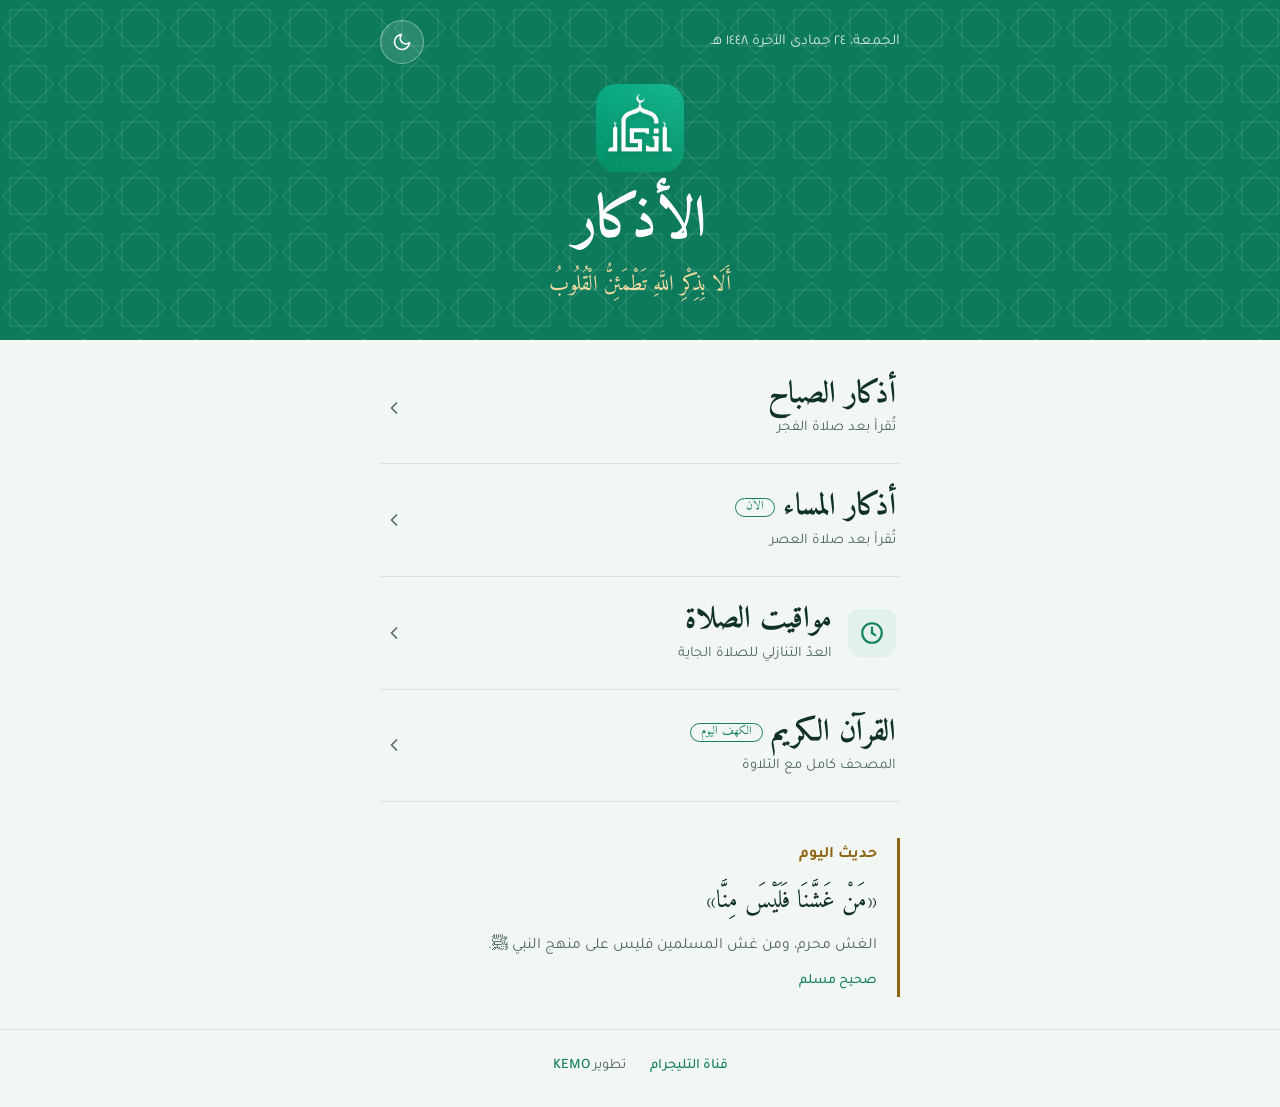
<file: index.html>
<!DOCTYPE html>
<html lang="ar" dir="rtl">
<head>
<meta charset="UTF-8">
<meta name="viewport" content="width=device-width, initial-scale=1">
<title>الأذكار | أذكار الصباح والمساء وسورة الكهف</title>
<meta name="description" content="أذكار الصباح وأذكار المساء وسورة الكهف، مع حديث جديد كل يوم. موقع مجاني ومفتوح المصدر.">
<meta name="theme-color" content="#0c1613" media="(prefers-color-scheme: dark)">
<meta name="theme-color" content="#f3f7f4" media="(prefers-color-scheme: light)">
<meta property="og:type" content="website">
<meta property="og:title" content="الأذكار">
<meta property="og:description" content="أذكار الصباح والمساء وسورة الكهف وحديث اليوم.">
<meta property="og:locale" content="ar_AR">
<link rel="icon" href="favicon.ico" type="image/x-icon">
<link rel="apple-touch-icon" href="logo.png">
<link rel="manifest" href="manifest.webmanifest">
<link rel="preconnect" href="https://fonts.googleapis.com">
<link rel="preconnect" href="https://fonts.gstatic.com" crossorigin>
<link href="https://fonts.googleapis.com/css2?family=Amiri:wght@400;700&family=Tajawal:wght@400;500;700&display=swap" rel="stylesheet">

<script>
// يطبّق الثيم قبل رسم الصفحة لتفادي الوميض
(function () {
  var saved = null;
  try { saved = localStorage.getItem('theme'); } catch (e) {}
  var dark = saved ? saved === 'dark' : window.matchMedia('(prefers-color-scheme: dark)').matches;
  document.documentElement.setAttribute('data-theme', dark ? 'dark' : 'light');
})();
</script>

<link rel="stylesheet" href="style.css">
</head>

<body data-page="home">
<div class="band"><div class="band-in">
  <div class="topbar">
    <span class="date" id="date"></span>
    <button class="icon-btn" id="theme-toggle" type="button" aria-label="تبديل الوضع الليلي"></button>
  </div>
  <header class="hero">
    <img class="logo" src="logo.png" width="88" height="88" alt="شعار الأذكار">
    <h1>الأذكار</h1>
    <p class="verse">أَلَا بِذِكْرِ اللَّهِ تَطْمَئِنُّ الْقُلُوبُ</p>
  </header>
  <p class="streaks" id="streaks" hidden></p>
</div></div>
<div class="page">



  <main>
    <ul class="sections">
      <li>
        <a class="row" href="morning.html" id="row-morning">
          <span class="row-body">
            <span class="row-title">أذكار الصباح</span>
            <span class="row-desc">تُقرأ بعد صلاة الفجر</span>
          </span>
          <svg class="row-arrow" viewBox="0 0 24 24" fill="none" stroke="currentColor" stroke-width="2" stroke-linecap="round" stroke-linejoin="round" aria-hidden="true"><path d="M15 18l-6-6 6-6"/></svg>
        </a>
      </li>
      <li>
        <a class="row" href="evening.html" id="row-evening">
          <span class="row-body">
            <span class="row-title">أذكار المساء</span>
            <span class="row-desc">تُقرأ بعد صلاة العصر</span>
          </span>
          <svg class="row-arrow" viewBox="0 0 24 24" fill="none" stroke="currentColor" stroke-width="2" stroke-linecap="round" stroke-linejoin="round" aria-hidden="true"><path d="M15 18l-6-6 6-6"/></svg>
        </a>
      </li>
      <li>
        <a class="row" href="mawaqit.html" id="row-mawaqit">
          <span class="row-icon" aria-hidden="true"><svg viewBox="0 0 24 24" fill="none" stroke="currentColor" stroke-width="2" stroke-linecap="round" stroke-linejoin="round"><circle cx="12" cy="12" r="9"/><path d="M12 7v5l3 2"/></svg></span>
          <span class="row-body">
            <span class="row-title">مواقيت الصلاة</span>
            <span class="row-desc">العدّ التنازلي للصلاة الجاية</span>
          </span>
          <svg class="row-arrow" viewBox="0 0 24 24" fill="none" stroke="currentColor" stroke-width="2" stroke-linecap="round" stroke-linejoin="round" aria-hidden="true"><path d="M15 18l-6-6 6-6"/></svg>
        </a>
      </li>
      <li>
        <a class="row" href="quran.html" id="row-quran">
          <span class="row-body">
            <span class="row-title">القرآن الكريم</span>
            <span class="row-desc">المصحف كامل مع التلاوة</span>
          </span>
          <svg class="row-arrow" viewBox="0 0 24 24" fill="none" stroke="currentColor" stroke-width="2" stroke-linecap="round" stroke-linejoin="round" aria-hidden="true"><path d="M15 18l-6-6 6-6"/></svg>
        </a>
      </li>
    </ul>

    <section class="hadith" aria-labelledby="hadith-title">
      <h2 id="hadith-title">حديث اليوم</h2>
      <p class="hadith-text" id="hadith-text"></p>
      <p class="hadith-explain" id="hadith-explanation"></p>
      <span class="hadith-source" id="hadith-grade"></span>
    </section>
  </main>
</div>

<footer class="footer">
  <a href="https://t.me/touba_w_azkar" target="_blank" rel="noopener noreferrer">قناة التليجرام</a>
  <span>تطوير <a href="https://t.me/K_Zsc1" target="_blank" rel="noopener noreferrer">KEMO</a></span>
</footer>

<script src="app.js"></script>
<script>
// [النص، الشرح، المصدر]
const ahadith = [
  ["«إِنَّمَا الأَعْمَالُ بِالنِّيَّاتِ، وَإِنَّمَا لِكُلِّ امْرِئٍ مَا نَوَى»", "أصل عظيم في الإسلام، الأعمال لا تُقبل إلا إذا كانت خالصة لله.", "صحيح البخاري"],
  ["«الْمُسْلِمُ مَنْ سَلِمَ الْمُسْلِمُونَ مِنْ لِسَانِهِ وَيَدِهِ»", "المسلم الحق هو الذي يكف أذاه عن غيره بلسانه ويده.", "صحيح البخاري"],
  ["«لَا يُؤْمِنُ أَحَدُكُمْ حَتَّى يُحِبَّ لِأَخِيهِ مَا يُحِبُّ لِنَفْسِهِ»", "من كمال الإيمان أن يحب المسلم لأخيه ما يحبه لنفسه.", "صحيح البخاري ومسلم"],
  ["«مَنْ صَلَّى عَلَيَّ صَلَاةً صَلَّى اللَّهُ عَلَيْهِ بِهَا عَشْرًا»", "من صلى على النبي ﷺ مرة، أثابه الله عشر حسنات.", "صحيح مسلم"],
  ["«الطُّهُورُ شَطْرُ الإِيمَانِ»", "النظافة والتطهر نصف الإيمان، لأن الطهارة شرط للصلاة.", "صحيح مسلم"],
  ["«مَنْ كَانَ يُؤْمِنُ بِاللَّهِ وَالْيَوْمِ الآخِرِ فَلْيَقُلْ خَيْرًا أَوْ لِيَصْمُتْ»", "حفظ اللسان من الإيمان، فإما كلام خير أو صمت.", "صحيح البخاري ومسلم"],
  ["«مَنْ حَجَّ فَلَمْ يَرْفُثْ وَلَمْ يَفْسُقْ رَجَعَ كَيَوْمِ وَلَدَتْهُ أُمُّهُ»", "الحج المبرور يمحو الذنوب ويرجع الإنسان كيوم ولدته أمه.", "صحيح البخاري"],
  ["«الدِّينُ النَّصِيحَةُ»", "الدين قائم على النصيحة لله ولكتابه ولرسوله ولأئمة المسلمين وعامتهم.", "صحيح مسلم"],
  ["«مَنْ غَشَّنَا فَلَيْسَ مِنَّا»", "الغش محرم، ومن غش المسلمين فليس على منهج النبي ﷺ.", "صحيح مسلم"],
  ["«الْحَلَالُ بَيِّنٌ وَالْحَرَامُ بَيِّنٌ»", "الأمور واضحة، وبينهما مشتبهات يجب تركها.", "صحيح البخاري ومسلم"],
  ["«اتَّقِ اللَّهَ حَيْثُمَا كُنْتَ»", "راقب الله في السر والعلن، وأتبع السيئة الحسنة تمحها.", "سنن الترمذي (حسن)"],
  ["«مَنْ نَفَّسَ عَنْ مُؤْمِنٍ كُرْبَةً مِنْ كُرَبِ الدُّنْيَا نَفَّسَ اللَّهُ عَنْهُ كُرْبَةً مِنْ كُرَبِ يَوْمِ الْقِيَامَةِ»", "الجزاء من جنس العمل، من فرج عن مسلم فرج الله عنه.", "صحيح مسلم"],
  ["«مَنْ سَلَكَ طَرِيقًا يَلْتَمِسُ فِيهِ عِلْمًا سَهَّلَ اللَّهُ لَهُ بِهِ طَرِيقًا إِلَى الْجَنَّةِ»", "طلب العلم الشرعي طريق موصل إلى الجنة.", "صحيح مسلم"],
  ["«لَا تَغْضَبْ»", "وصية جامعة، والغضب مفتاح الشرور.", "صحيح البخاري"],
  ["«مَنْ أَحَبَّ أَنْ يُبْسَطَ لَهُ فِي رِزْقِهِ وَيُنْسَأَ لَهُ فِي أَثَرِهِ فَلْيَصِلْ رَحِمَهُ»", "صلة الرحم تزيد الرزق وتطيل العمر.", "صحيح البخاري"],
  ["«مَا نَقَصَتْ صَدَقَةٌ مِنْ مَالٍ»", "الصدقة لا تنقص المال بل تباركه.", "صحيح مسلم"],
  ["«الْكَلِمَةُ الطَّيِّبَةُ صَدَقَةٌ»", "الكلام الطيب صدقة يؤجر عليه المسلم.", "صحيح البخاري"],
  ["«إِنَّ الرِّفْقَ لَا يَكُونُ فِي شَيْءٍ إِلَّا زَانَهُ»", "الرفق يجمل الأشياء، والعنف يشينها.", "صحيح مسلم"],
  ["«مَنْ لَا يَرْحَمُ النَّاسَ لَا يَرْحَمُهُ اللَّهُ»", "من لا يرحم الخلق لا ينال رحمة الله.", "صحيح البخاري"],
  ["«إِنَّ اللَّهَ جَمِيلٌ يُحِبُّ الْجَمَالَ»", "الله جميل يحب الجمال في الأخلاق والخَلق.", "صحيح مسلم"],
  ["«السَّاعِي عَلَى الأَرْمَلَةِ وَالْمِسْكِينِ كَالْمُجَاهِدِ فِي سَبِيلِ اللَّهِ»", "من يساعد الفقراء والمساكين له أجر عظيم.", "صحيح البخاري"],
  ["«خَيْرُكُمْ مَنْ تَعَلَّمَ الْقُرْآنَ وَعَلَّمَهُ»", "أهل القرآن هم خير الناس، خاصة من علمه غيره.", "صحيح البخاري"],
  ["«مَنْ أَشَارَ إِلَى أَخِيهِ بِحَدِيدَةٍ فَإِنَّ الْمَلَائِكَةَ تَلْعَنُهُ»", "تحريم الترويع بالسلاح حتى على سبيل المزاح.", "صحيح مسلم"],
  ["«إِنَّ اللَّهَ لَا يَنْظُرُ إِلَى صُوَرِكُمْ وَأَمْوَالِكُمْ وَلَكِنْ يَنْظُرُ إِلَى قُلُوبِكُمْ وَأَعْمَالِكُمْ»", "الاعتبار عند الله بالقلوب الصالحة والأعمال، لا بالشكل والمال.", "صحيح مسلم"],
  ["«بُنِيَ الإِسْلَامُ عَلَى خَمْسٍ»", "الإسلام أساسه الشهادتان والصلاة والزكاة والصوم والحج.", "صحيح البخاري ومسلم"],
  ["«مَنْ صَامَ رَمَضَانَ إِيمَانًا وَاحْتِسَابًا غُفِرَ لَهُ مَا تَقَدَّمَ مِنْ ذَنْبِهِ»", "صيام رمضان بنية صادقة يغفر الذنوب السابقة.", "صحيح البخاري ومسلم"],
  ["«لَيْسَ الْغِنَى عَنْ كَثْرَةِ الْعَرَضِ، وَلَكِنَّ الْغِنَى غِنَى النَّفْسِ»", "الغنى الحقيقي هو غنى النفس والقناعة.", "صحيح البخاري"],
  ["«مَنْ قَتَلَ نَفْسَهُ بِحَدِيدَةٍ فَحَدِيدَتُهُ فِي يَدِهِ يَتَوَجَّأُ بِهَا فِي بَطْنِهِ فِي نَارِ جَهَنَّمَ»", "تحريم قتل النفس والوعيد الشديد لفاعله.", "صحيح البخاري"],
  ["«مَثَلُ الْقَائِمِ عَلَى حُدُودِ اللَّهِ وَالْوَاقِعِ فِيهَا كَمَثَلِ قَوْمٍ اسْتَهَمُوا عَلَى سَفِينَةٍ»", "إذا ترك الناس المنكر ينجو الجميع، وإذا سكتوا عنه هلكوا جميعًا.", "صحيح البخاري"],
  ["«مَنْ مَاتَ وَهُوَ يَدْعُو مِنْ دُونِ اللَّهِ نِدًّا دَخَلَ النَّارَ»", "الشرك بالله أعظم الذنوب، ومن مات عليه دخل النار.", "صحيح البخاري"],
  ["«مَا مِنْكُمْ مِنْ أَحَدٍ إِلَّا سَيُكَلِّمُهُ رَبُّهُ»", "الله سيكلم كل عبد يوم القيامة بلا ترجمان.", "صحيح البخاري"],
  ["«إِنَّ الْمَلَائِكَةَ لَتَضَعُ أَجْنِحَتَهَا لِطَالِبِ الْعِلْمِ»", "الملائكة تحب طالب العلم وتضع له أجنحتها رضا بما يصنع.", "سنن الترمذي (حسن صحيح)"],
  ["«مَنْ صَلَّى الْبَرْدَيْنِ دَخَلَ الْجَنَّةَ»", "من حافظ على صلاة الفجر والعصر دخل الجنة.", "صحيح البخاري ومسلم"]
];

// يتغير الحديث كل يوم، ويدور على كل الأحاديث بحسب رقم اليوم في السنة
function dayOfYear(d) {
  return Math.floor((d - new Date(d.getFullYear(), 0, 0)) / 86400000);
}

function showHadith(now) {
  const h = ahadith[dayOfYear(now) % ahadith.length];
  document.getElementById('hadith-text').textContent = h[0];
  document.getElementById('hadith-explanation').textContent = h[1];
  document.getElementById('hadith-grade').textContent = h[2];
}

function showDate(now) {
  try {
    const hijri = new Intl.DateTimeFormat('ar-SA-u-ca-islamic-umalqura', { weekday: 'long', day: 'numeric', month: 'long', year: 'numeric' }).format(now);
    document.getElementById('date').textContent = hijri;
  } catch (e) { /* المتصفح لا يدعم التقويم الهجري */ }
}

// يُبرز القسم الأنسب للوقت الحالي
function markNow(now) {
  const hour = now.getHours();
  const targets = [];
  if (hour < 12) targets.push(['row-morning', 'الآن']);
  else if (hour >= 15) targets.push(['row-evening', 'الآن']);
  if (now.getDay() === 5) targets.push(['row-quran', 'الكهف اليوم']);
  targets.forEach(function (t) {
    const title = document.querySelector('#' + t[0] + ' .row-title');
    const badge = document.createElement('span');
    badge.className = 'now';
    badge.textContent = t[1];
    title.appendChild(badge);
  });
}

function showStreaks() {
  const box = document.getElementById('streaks');
  [['morning', 'الصباح'], ['evening', 'المساء']].forEach(function (x) {
    const n = AzkarStreak.count(x[0]);
    if (n < 1) return;
    const s = document.createElement('span');
    s.className = 'chip';
    s.textContent = x[1] + ': ' + AzkarStreak.label(n);
    box.appendChild(s);
  });
  box.hidden = !box.children.length;
}

const now = new Date();
showStreaks();
showDate(now);
showHadith(now);
markNow(now);
</script>
</body>
</html>
</file>
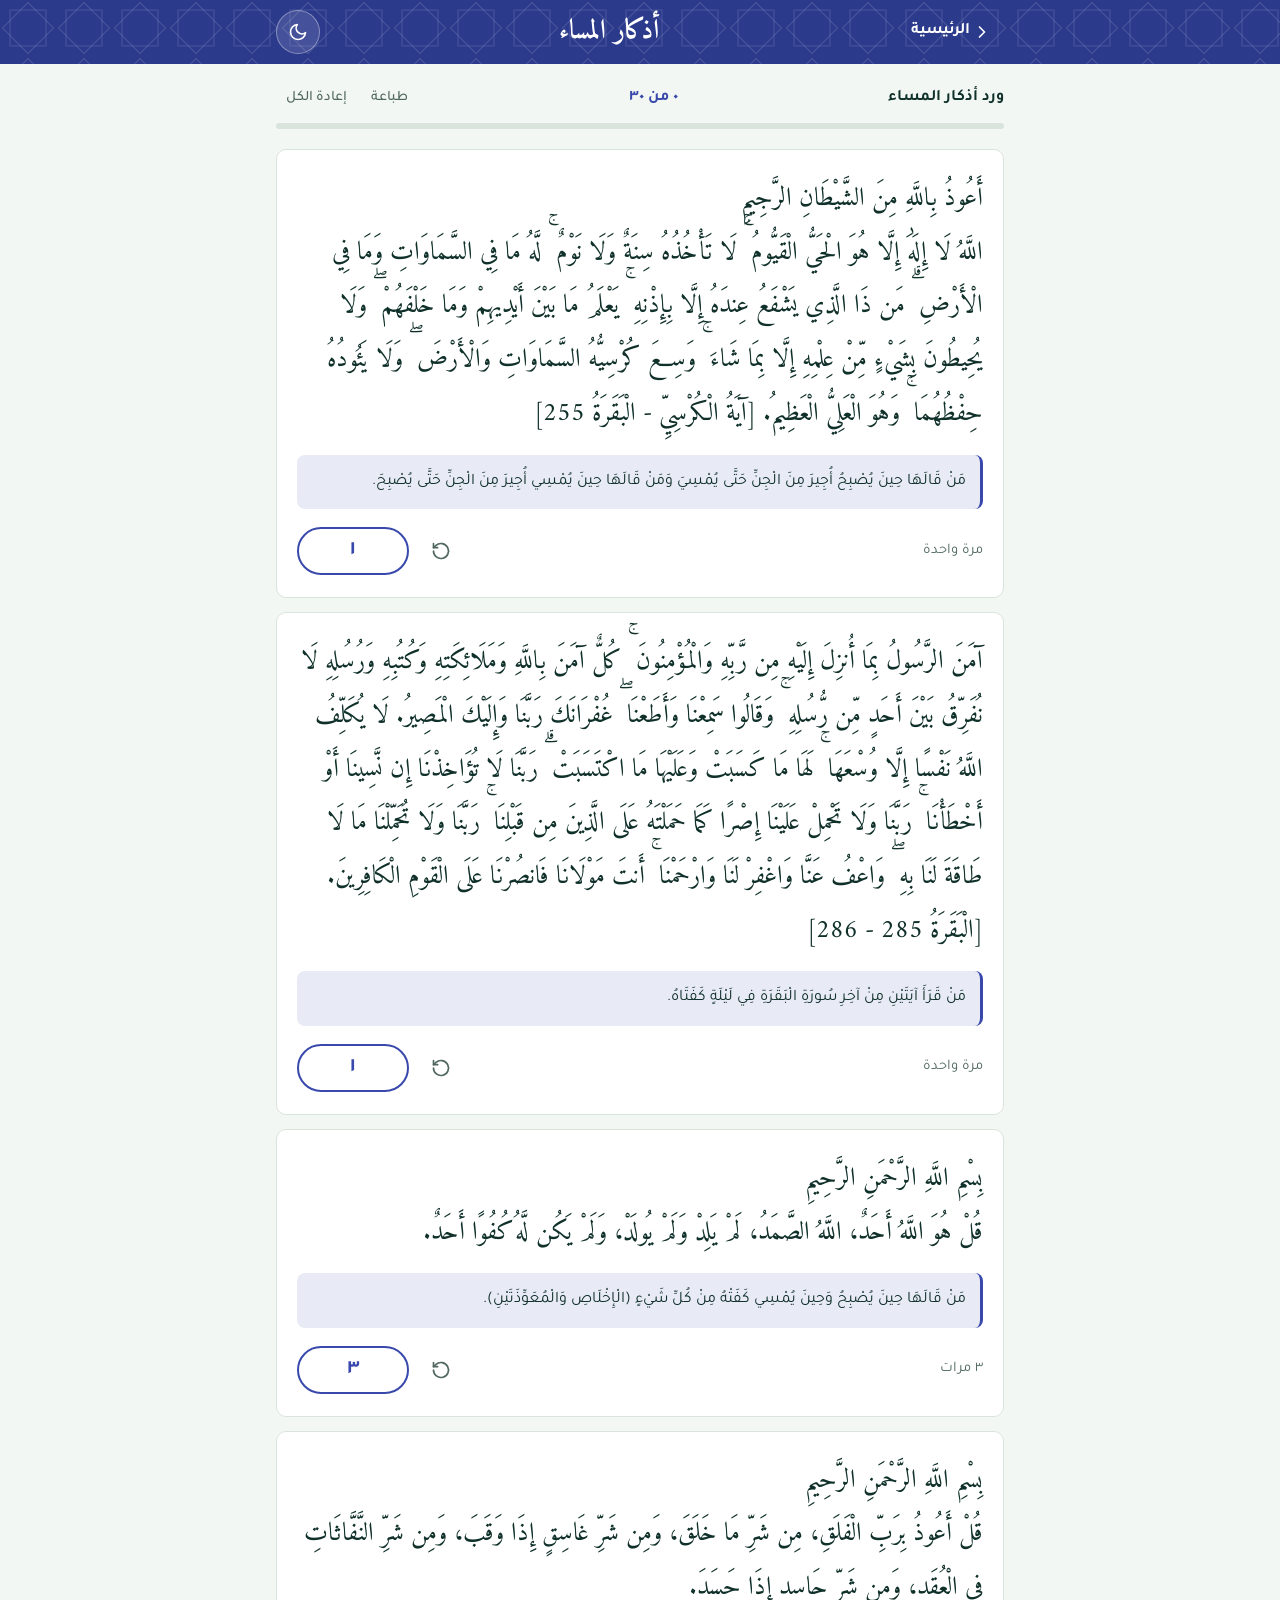
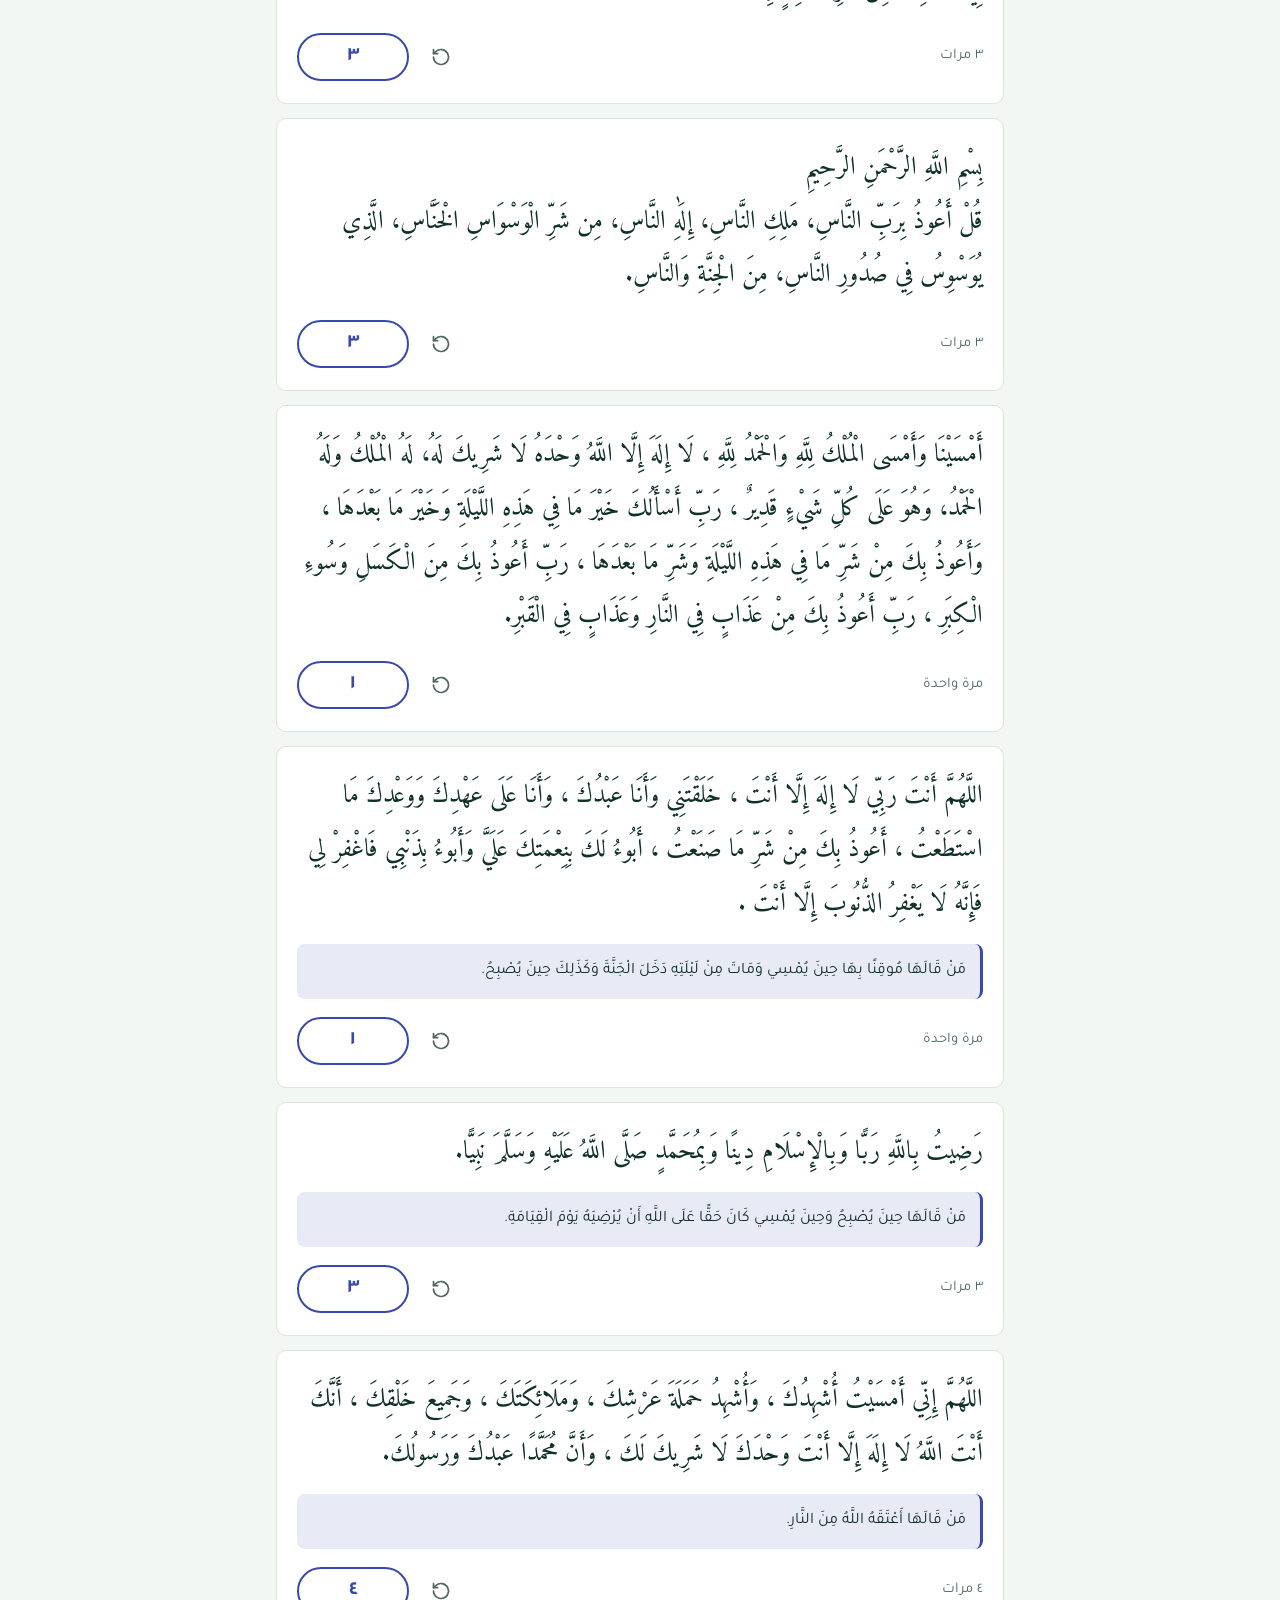
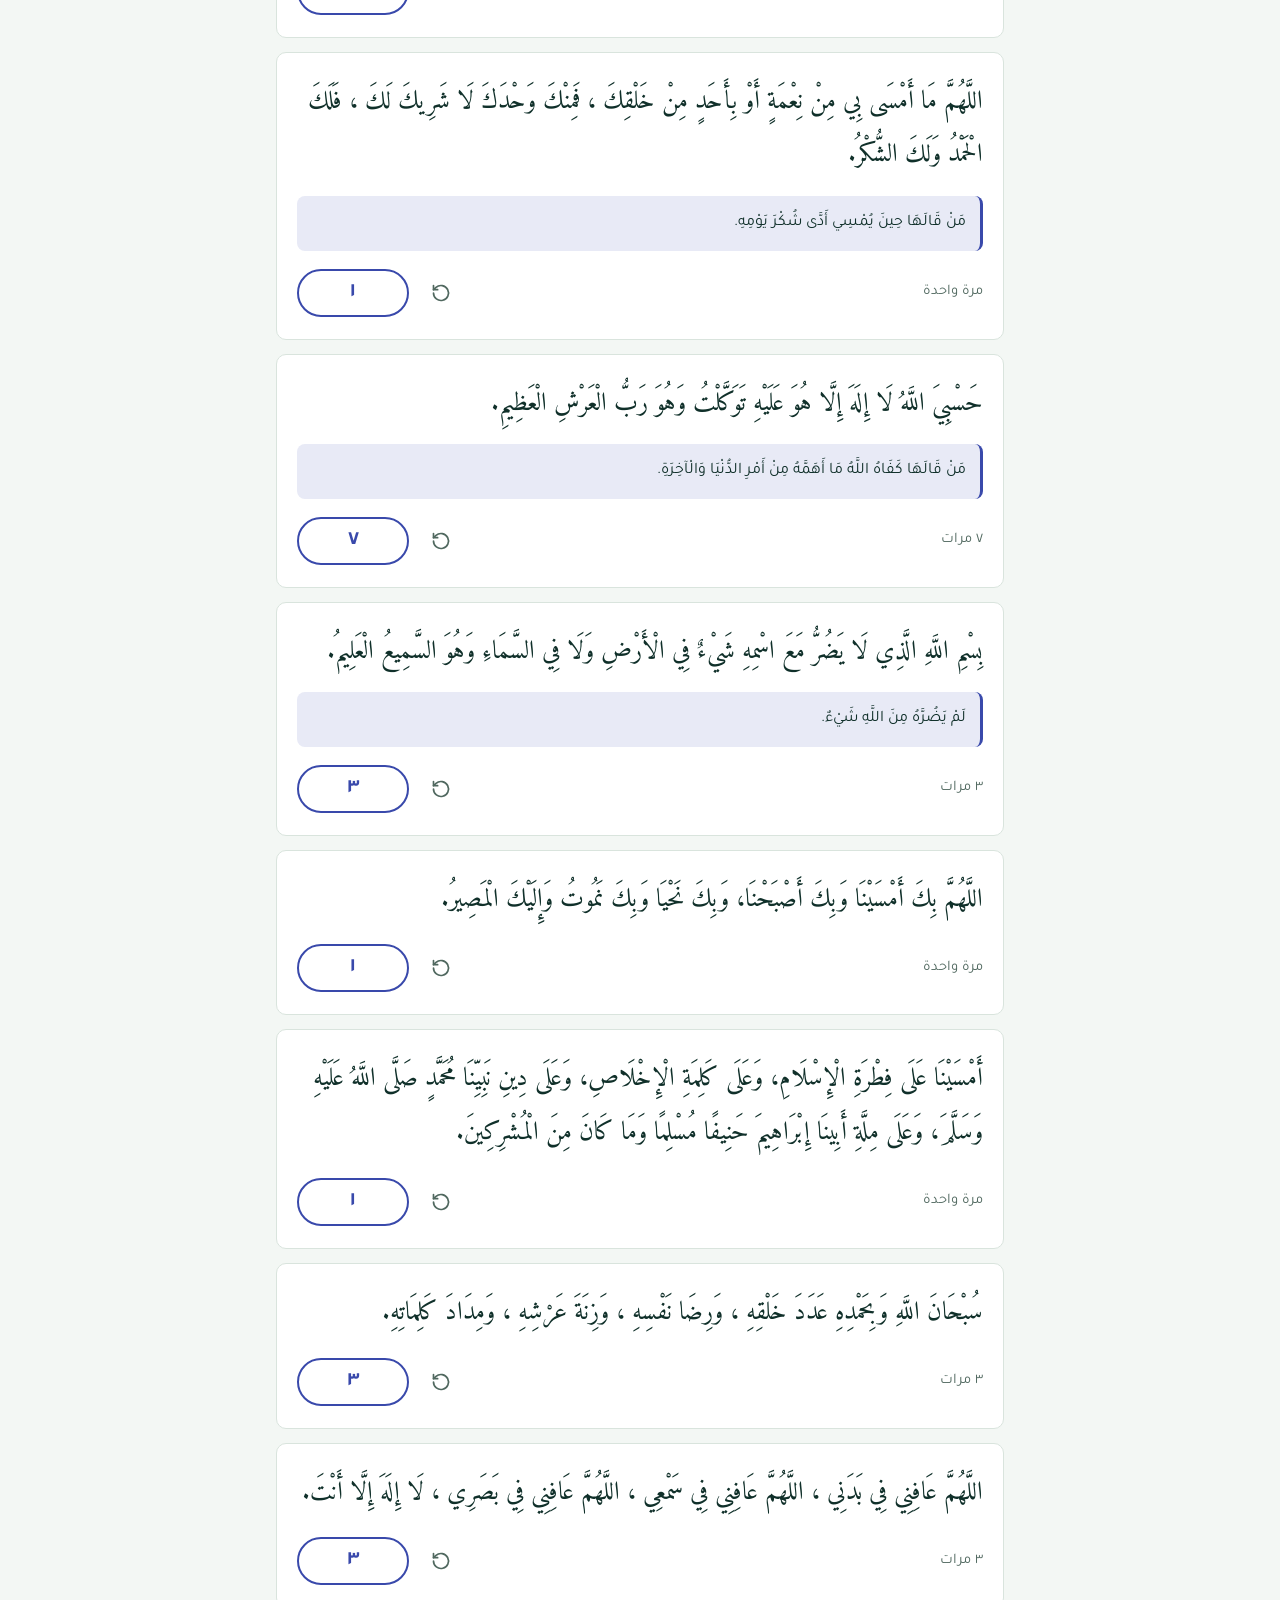
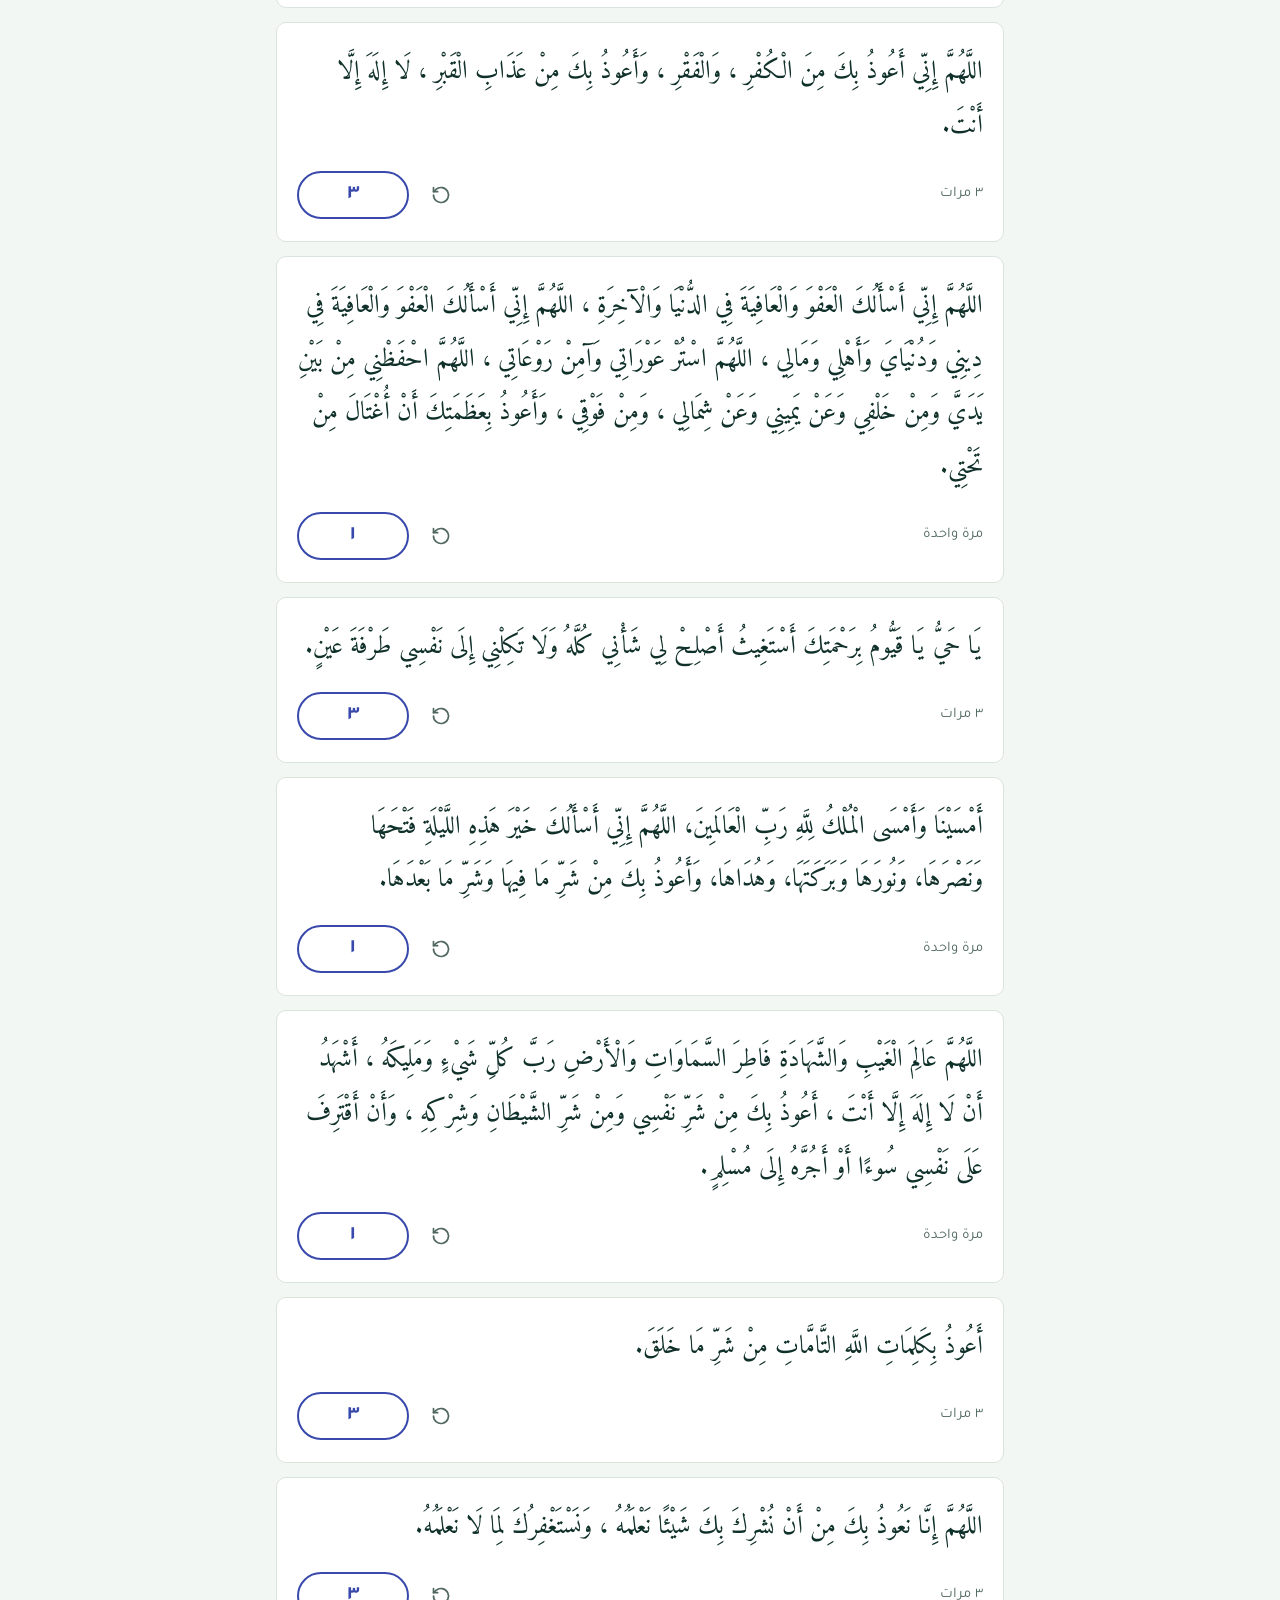
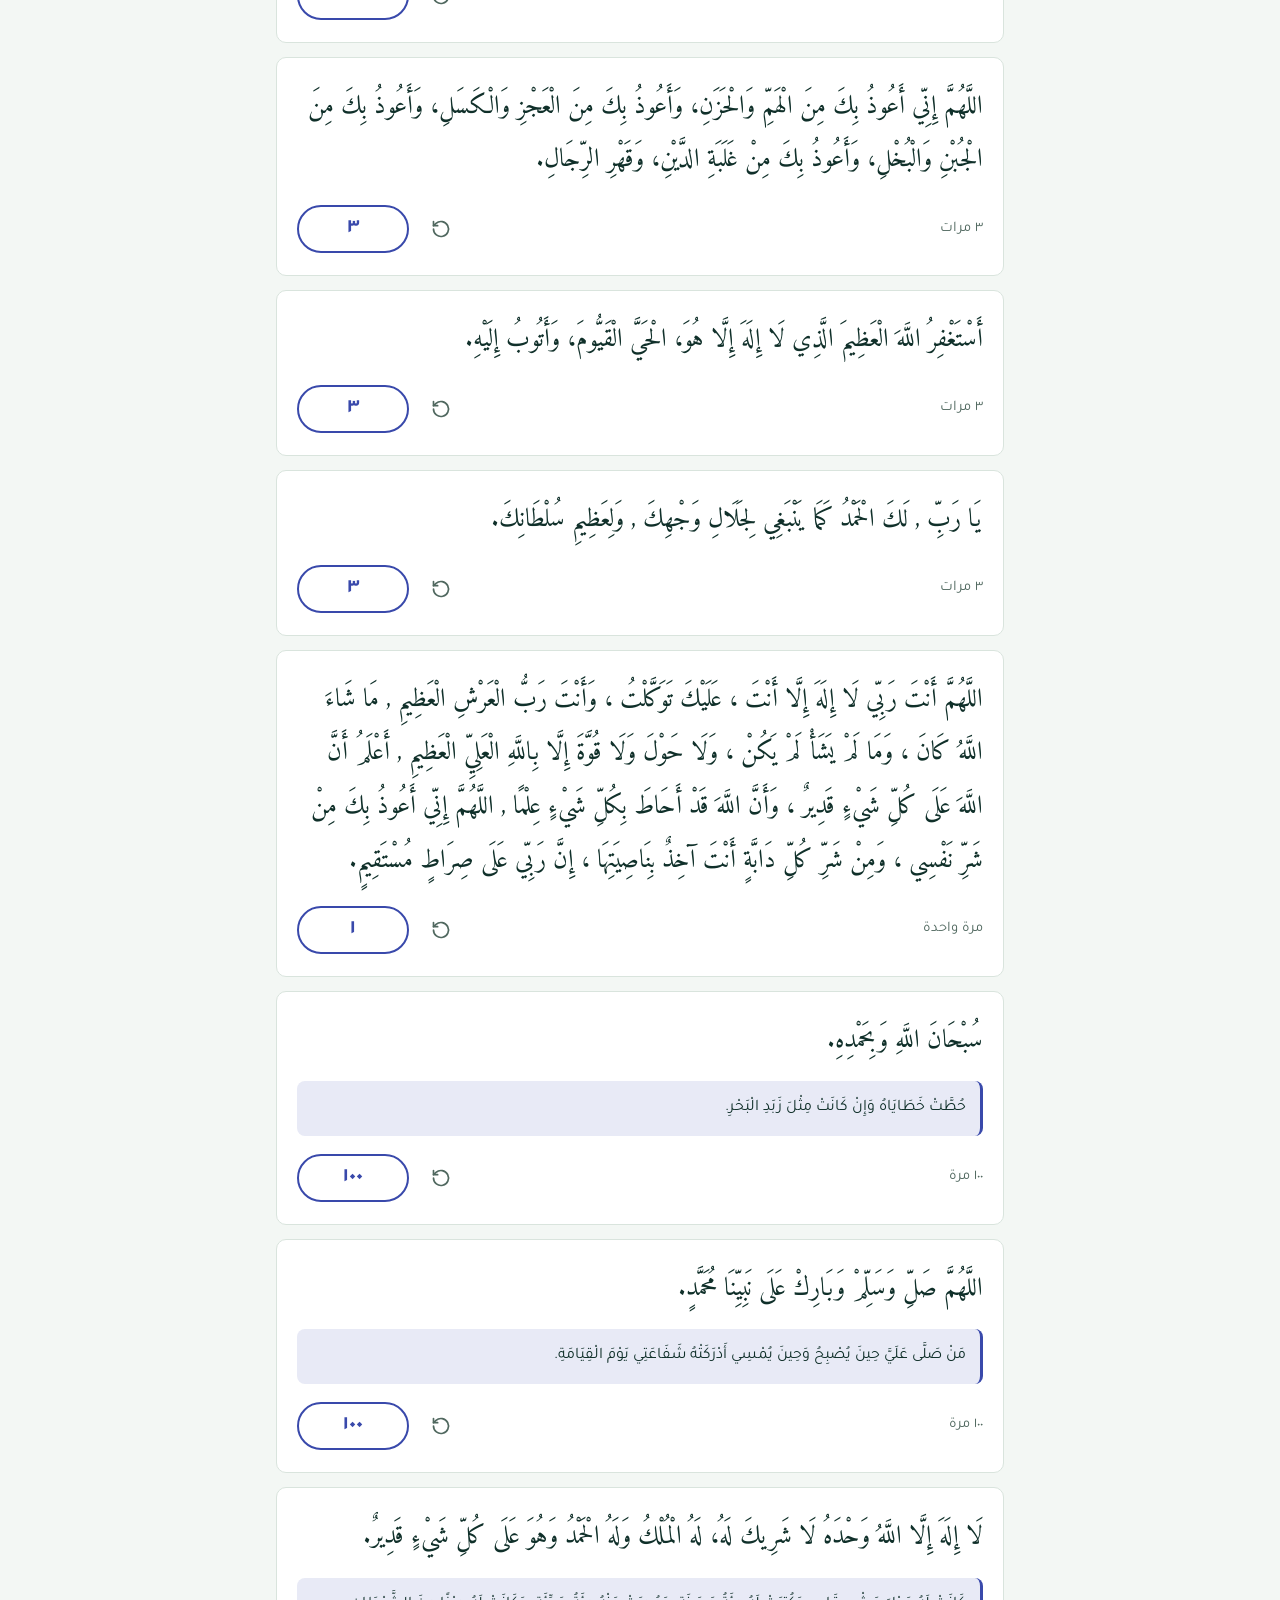
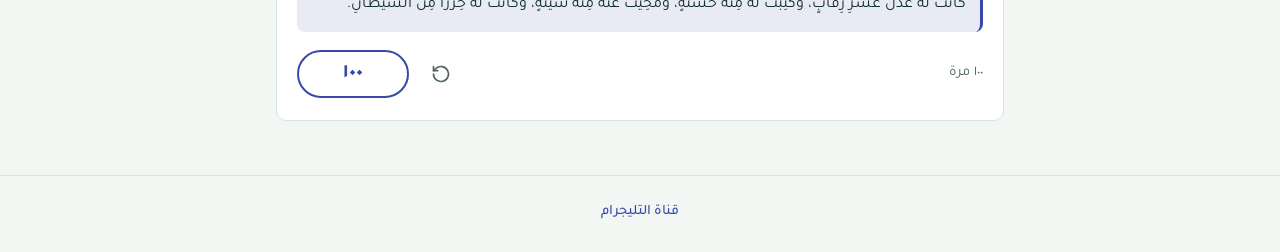
<file: evening.html>
<!DOCTYPE html>
<html lang="ar" dir="rtl">
<head>
<meta charset="UTF-8">
<meta name="viewport" content="width=device-width, initial-scale=1">
<title>أذكار المساء | الأذكار</title>
<meta name="description" content="أذكار المساء كاملة مع عدّاد لكل ذكر وفضله.">
<link rel="icon" href="favicon.ico" type="image/x-icon">
<link rel="apple-touch-icon" href="logo.png">
<link rel="manifest" href="manifest.webmanifest">
<link rel="preconnect" href="https://fonts.googleapis.com">
<link rel="preconnect" href="https://fonts.gstatic.com" crossorigin>
<link href="https://fonts.googleapis.com/css2?family=Amiri:wght@400;700&family=Tajawal:wght@400;500;700&display=swap" rel="stylesheet">
<script>(function(){var s=null;try{s=localStorage.getItem('theme')}catch(e){}var d=s?s==='dark':matchMedia('(prefers-color-scheme: dark)').matches;document.documentElement.setAttribute('data-theme',d?'dark':'light')})();</script>
<link rel="stylesheet" href="style.css">
</head>
<body data-page="evening">
<header class="bar"><div class="bar-in">
  <a class="back" href="index.html"><svg viewBox="0 0 24 24" fill="none" stroke="currentColor" stroke-width="2" stroke-linecap="round" stroke-linejoin="round" aria-hidden="true"><path d="M9 18l6-6-6-6"/></svg>الرئيسية</a>
  <h1>أذكار المساء</h1>
  <button class="icon-btn" id="theme-toggle" type="button" aria-label="تبديل الوضع الليلي"></button>
</div></header>
<main class="wrap">
  <div class="summary"><span>ورد أذكار المساء</span><span class="count" id="progress-text" aria-live="polite"></span><span class="summary-actions"><button class="link-btn" id="print-btn" type="button">طباعة</button><button class="link-btn" id="reset-all" type="button">إعادة الكل</button></span></div>
  <p class="streak" id="streak" hidden></p>
  <div class="progress" aria-hidden="true"><span id="progress-bar"></span></div>
  <p class="complete" id="complete">تقبّل الله منك، أتممت الورد</p>
  <div id="azkar-container"></div>
</main>
<footer class="footer"><a href="https://t.me/touba_w_azkar" target="_blank" rel="noopener noreferrer">قناة التليجرام</a></footer>
<script src="data/evening.js"></script>
<script src="app.js"></script>
<script src="azkar.js"></script>
</body>
</html>
</file>
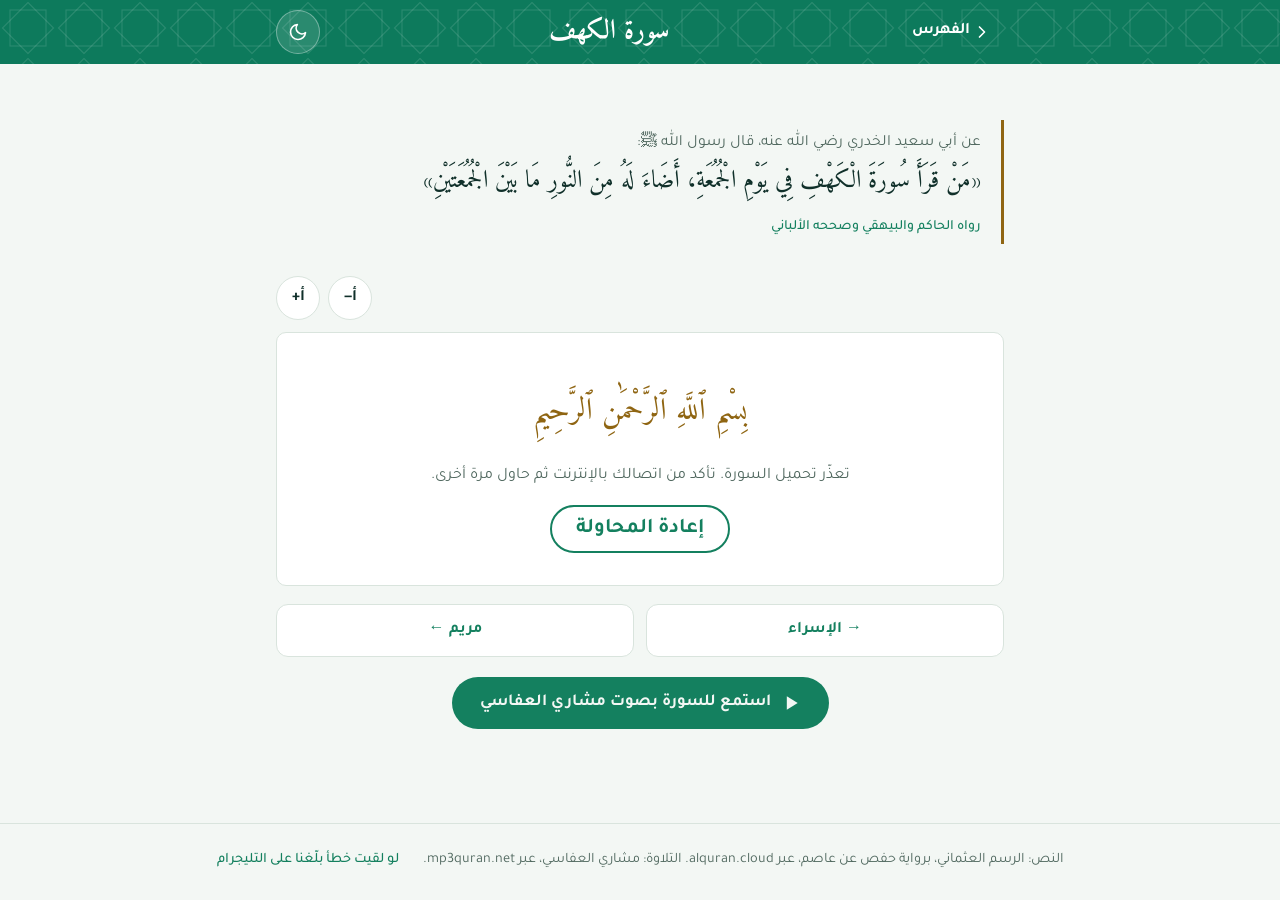
<file: kahf.html>
<!DOCTYPE html>
<html lang="ar" dir="rtl">
<head>
<meta charset="UTF-8">
<meta name="viewport" content="width=device-width, initial-scale=1">
<title>سورة الكهف</title>
<meta http-equiv="refresh" content="0; url=quran.html?s=18">
<link rel="canonical" href="quran.html?s=18">
<script>location.replace('quran.html?s=18');</script>
</head>
<body><a href="quran.html?s=18">سورة الكهف</a></body>
</html>
</file>
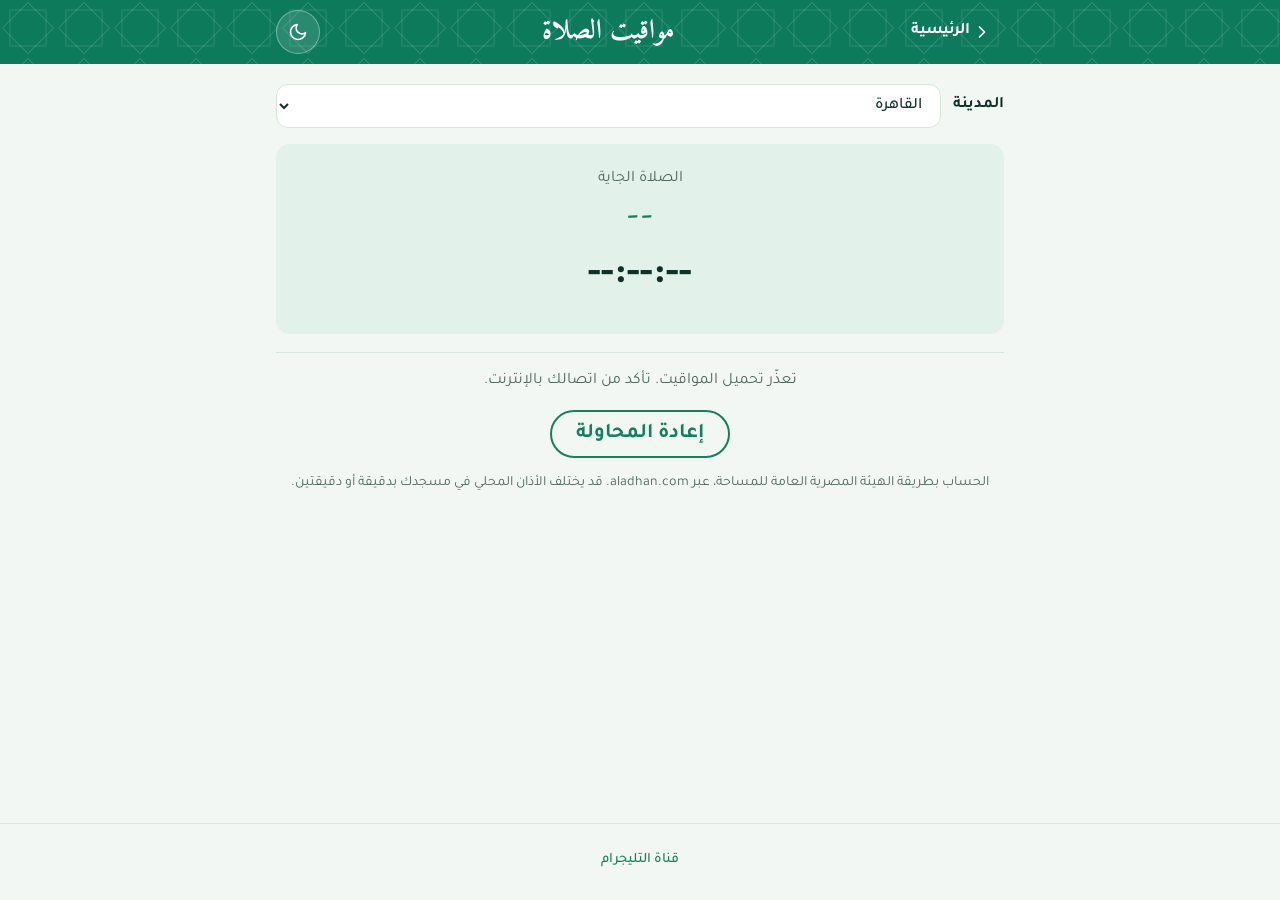
<file: mawaqit.html>
<!DOCTYPE html>
<html lang="ar" dir="rtl">
<head>
<meta charset="UTF-8">
<meta name="viewport" content="width=device-width, initial-scale=1">
<title>مواقيت الصلاة | الأذكار</title>
<meta name="description" content="مواقيت الصلاة في مدن مصر مع العدّ التنازلي للصلاة الجاية، بحسب الهيئة المصرية العامة للمساحة.">
<link rel="icon" href="favicon.ico" type="image/x-icon">
<link rel="apple-touch-icon" href="logo.png">
<link rel="manifest" href="manifest.webmanifest">
<link rel="preconnect" href="https://fonts.googleapis.com">
<link rel="preconnect" href="https://fonts.gstatic.com" crossorigin>
<link href="https://fonts.googleapis.com/css2?family=Amiri:wght@400;700&family=Tajawal:wght@400;500;700&display=swap" rel="stylesheet">
<script>(function(){var s=null;try{s=localStorage.getItem('theme')}catch(e){}var d=s?s==='dark':matchMedia('(prefers-color-scheme: dark)').matches;document.documentElement.setAttribute('data-theme',d?'dark':'light')})();</script>
<link rel="stylesheet" href="style.css">
</head>
<body data-page="mawaqit">
<header class="bar"><div class="bar-in">
  <a class="back" href="index.html"><svg viewBox="0 0 24 24" fill="none" stroke="currentColor" stroke-width="2" stroke-linecap="round" stroke-linejoin="round" aria-hidden="true"><path d="M9 18l6-6-6-6"/></svg>الرئيسية</a>
  <h1>مواقيت الصلاة</h1>
  <button class="icon-btn" id="theme-toggle" type="button" aria-label="تبديل الوضع الليلي"></button>
</div></header>
<main class="wrap">
  <div class="mw-city"><label for="city">المدينة</label><select id="city"></select></div>
  <section class="mw-next" aria-live="polite">
    <p class="label">الصلاة الجاية</p>
    <p class="name" id="next-name">…</p>
    <p class="count" id="countdown">--:--:--</p>
    <p class="label" id="next-time"></p>
  </section>
  <ul class="mw-list" id="mw-list"></ul>
  <p class="mw-note" id="hijri"></p>
  <p class="error" id="mw-error" hidden>تعذّر تحميل المواقيت. تأكد من اتصالك بالإنترنت.<br><button class="tap" id="mw-retry" type="button">إعادة المحاولة</button></p>
  <p class="mw-note">الحساب بطريقة الهيئة المصرية العامة للمساحة، عبر aladhan.com. قد يختلف الأذان المحلي في مسجدك بدقيقة أو دقيقتين.</p>
</main>
<footer class="footer"><a href="https://t.me/touba_w_azkar" target="_blank" rel="noopener noreferrer">قناة التليجرام</a></footer>
<script src="app.js"></script>
<script src="mawaqit.js"></script>
</body>
</html>
</file>
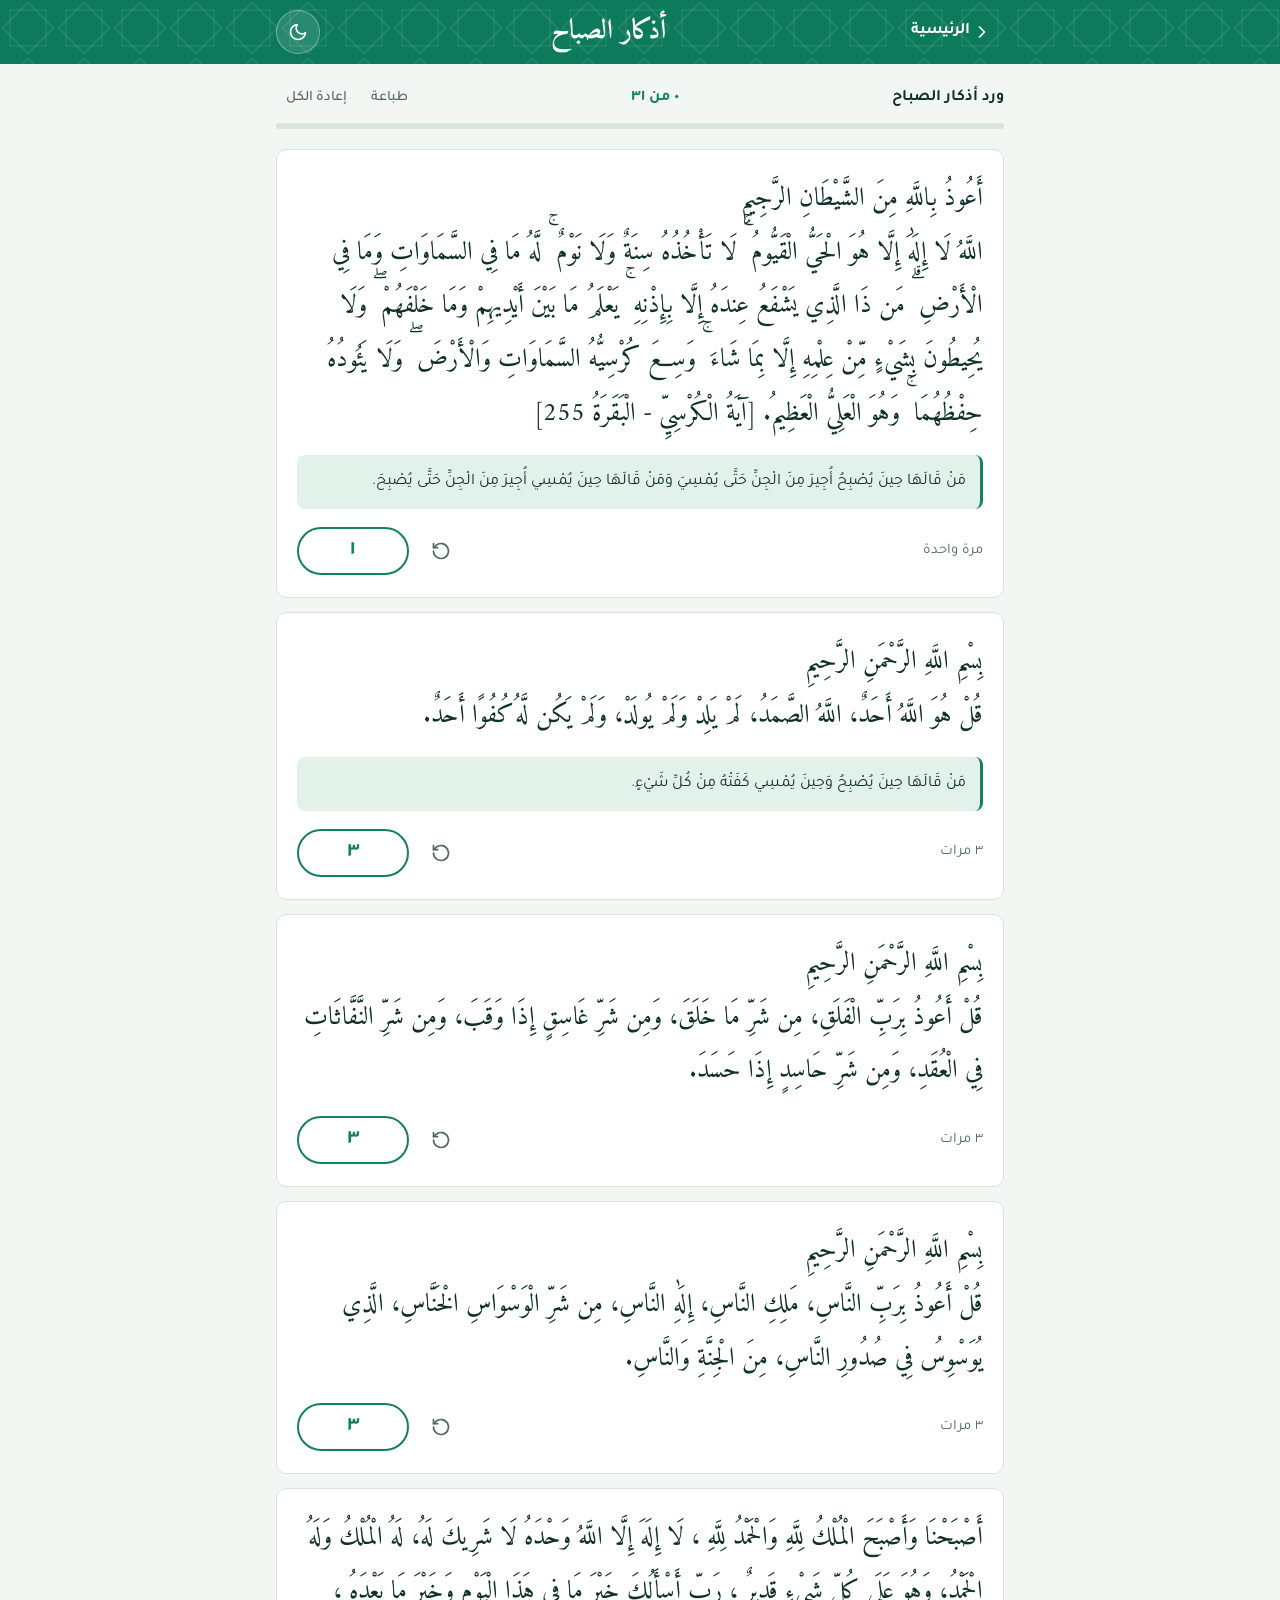
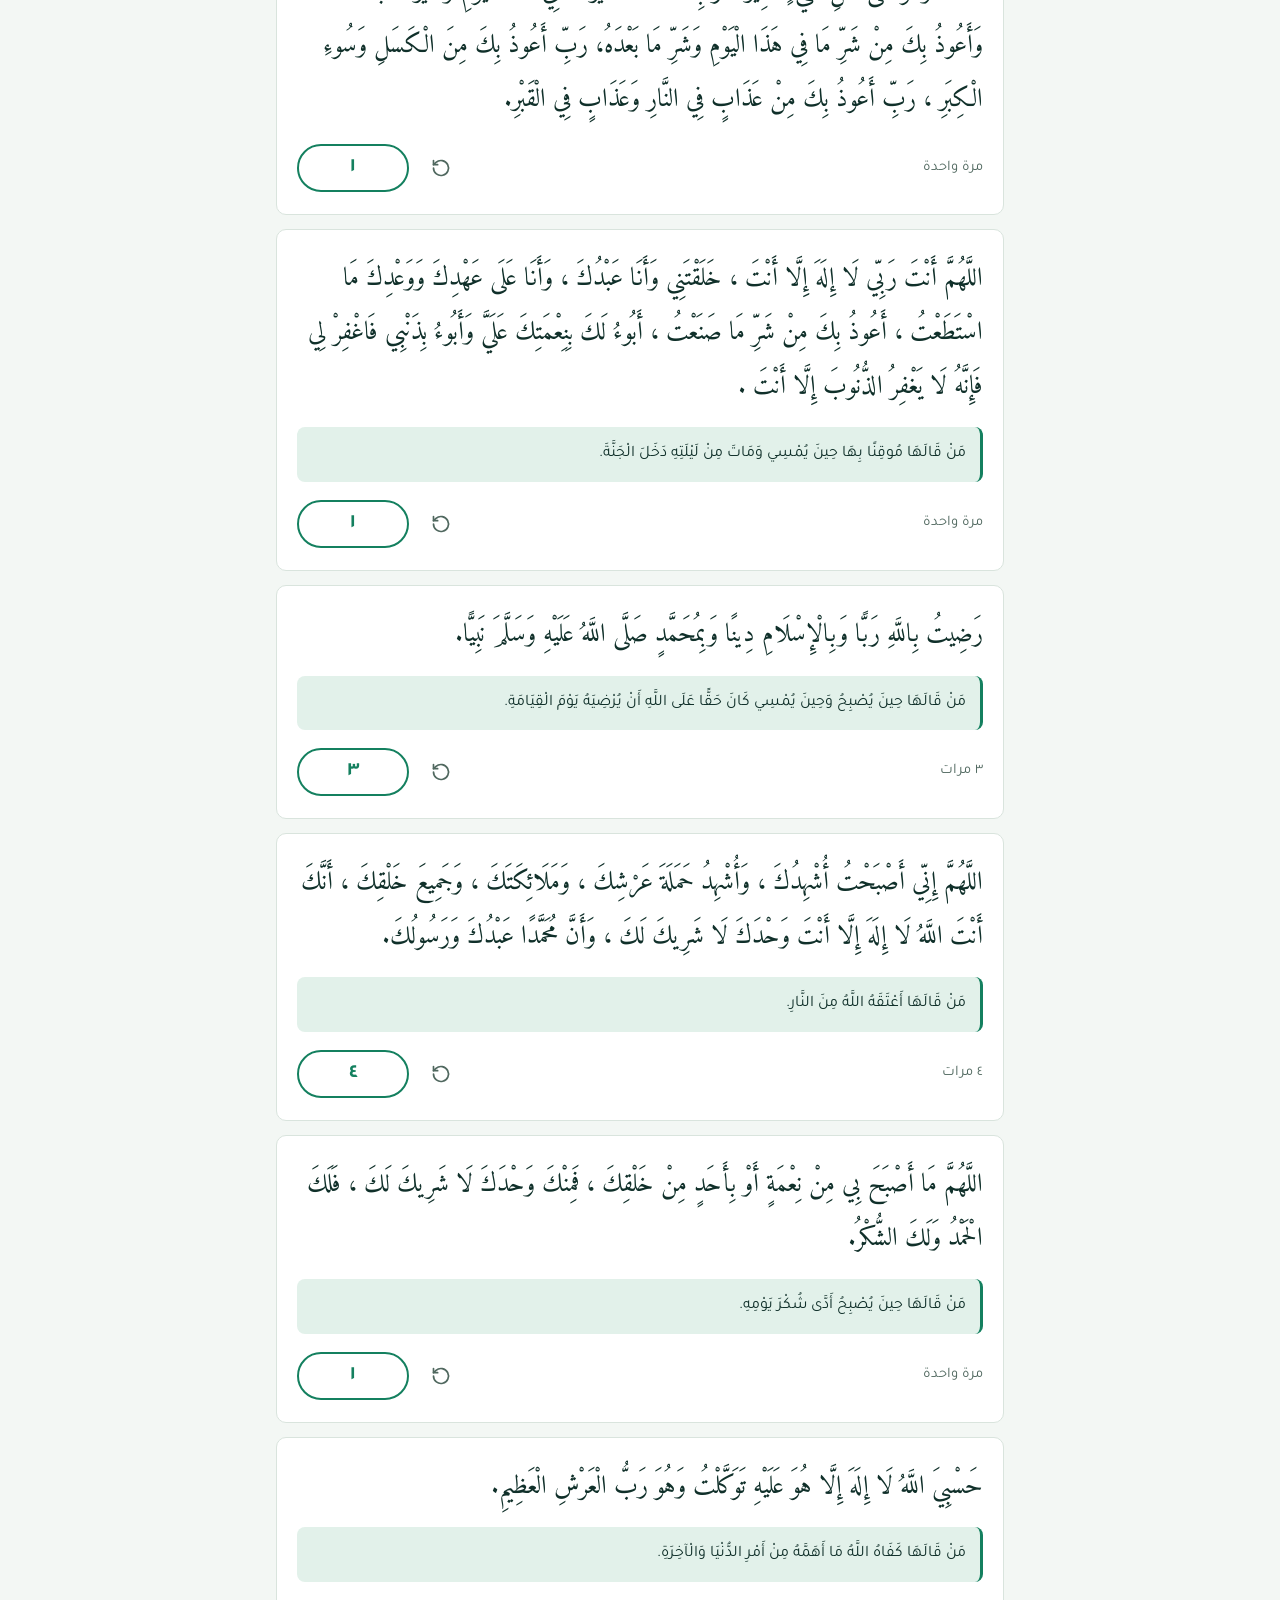
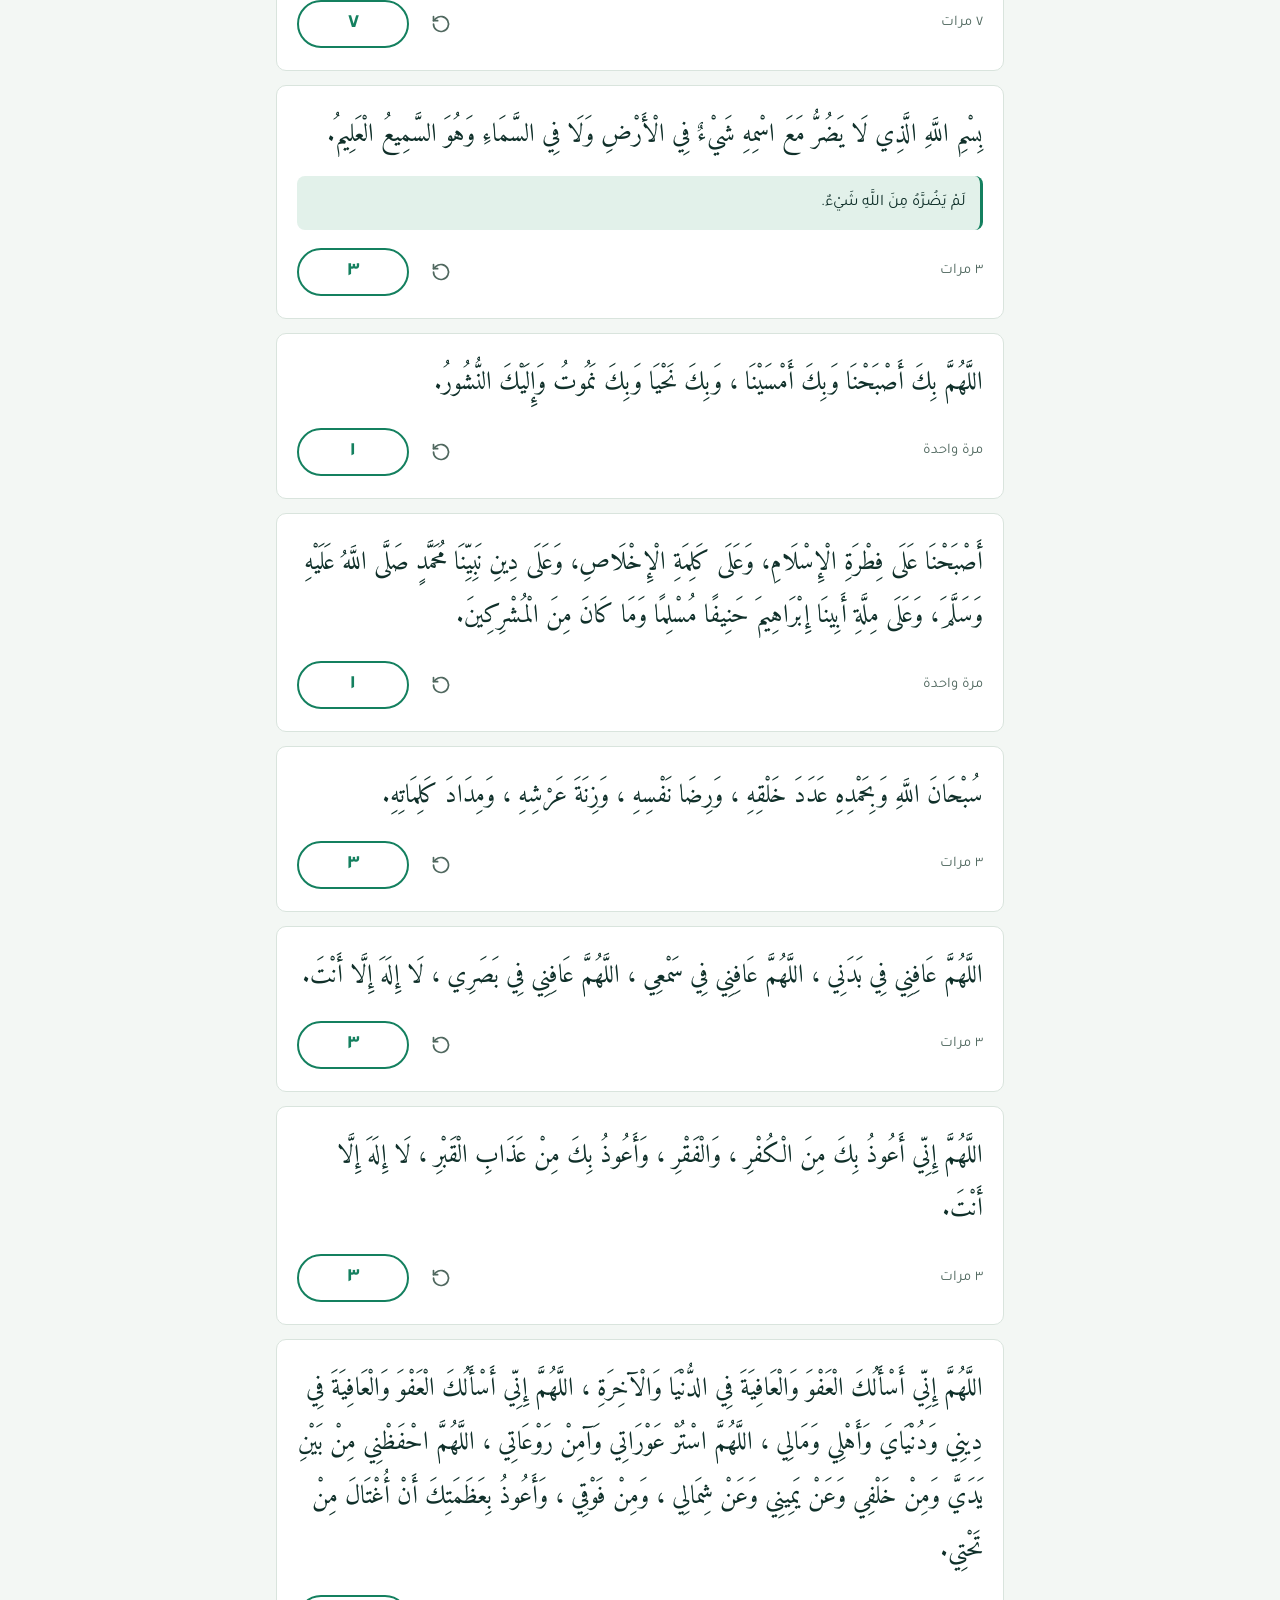
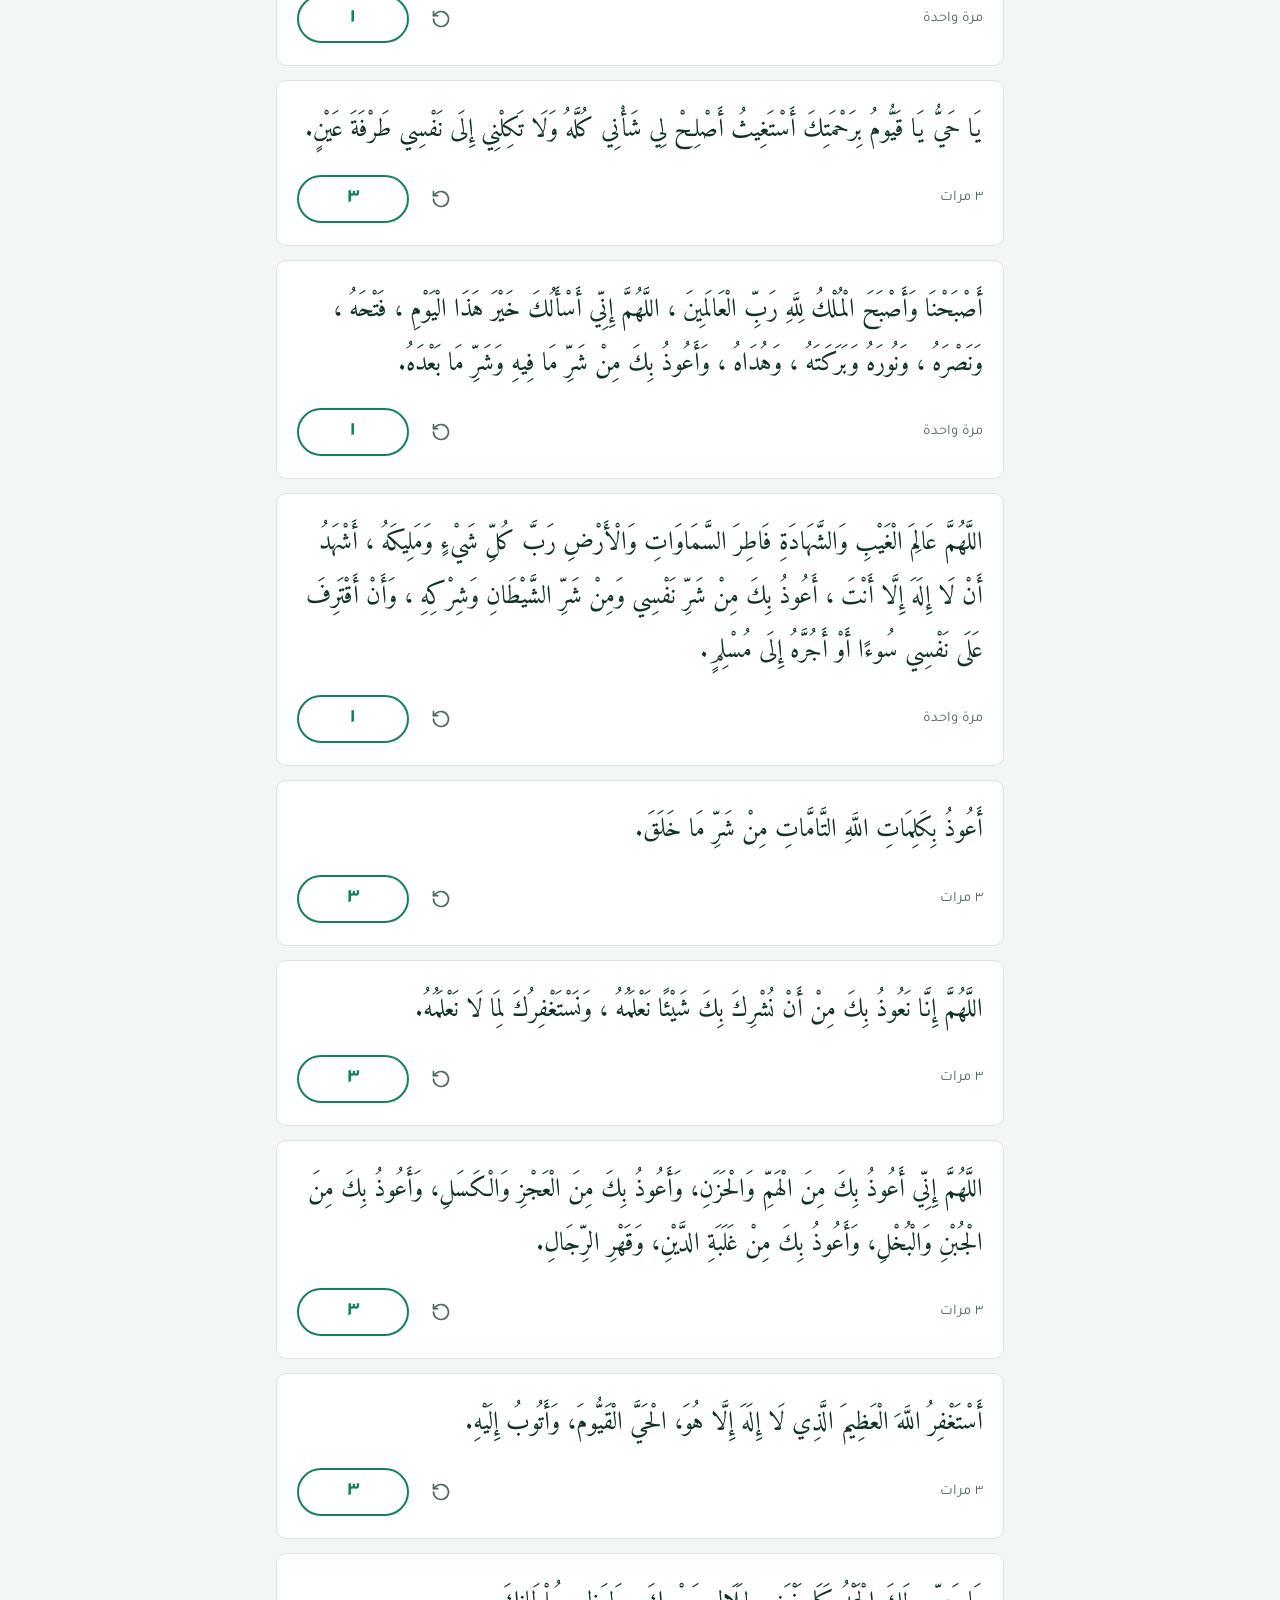
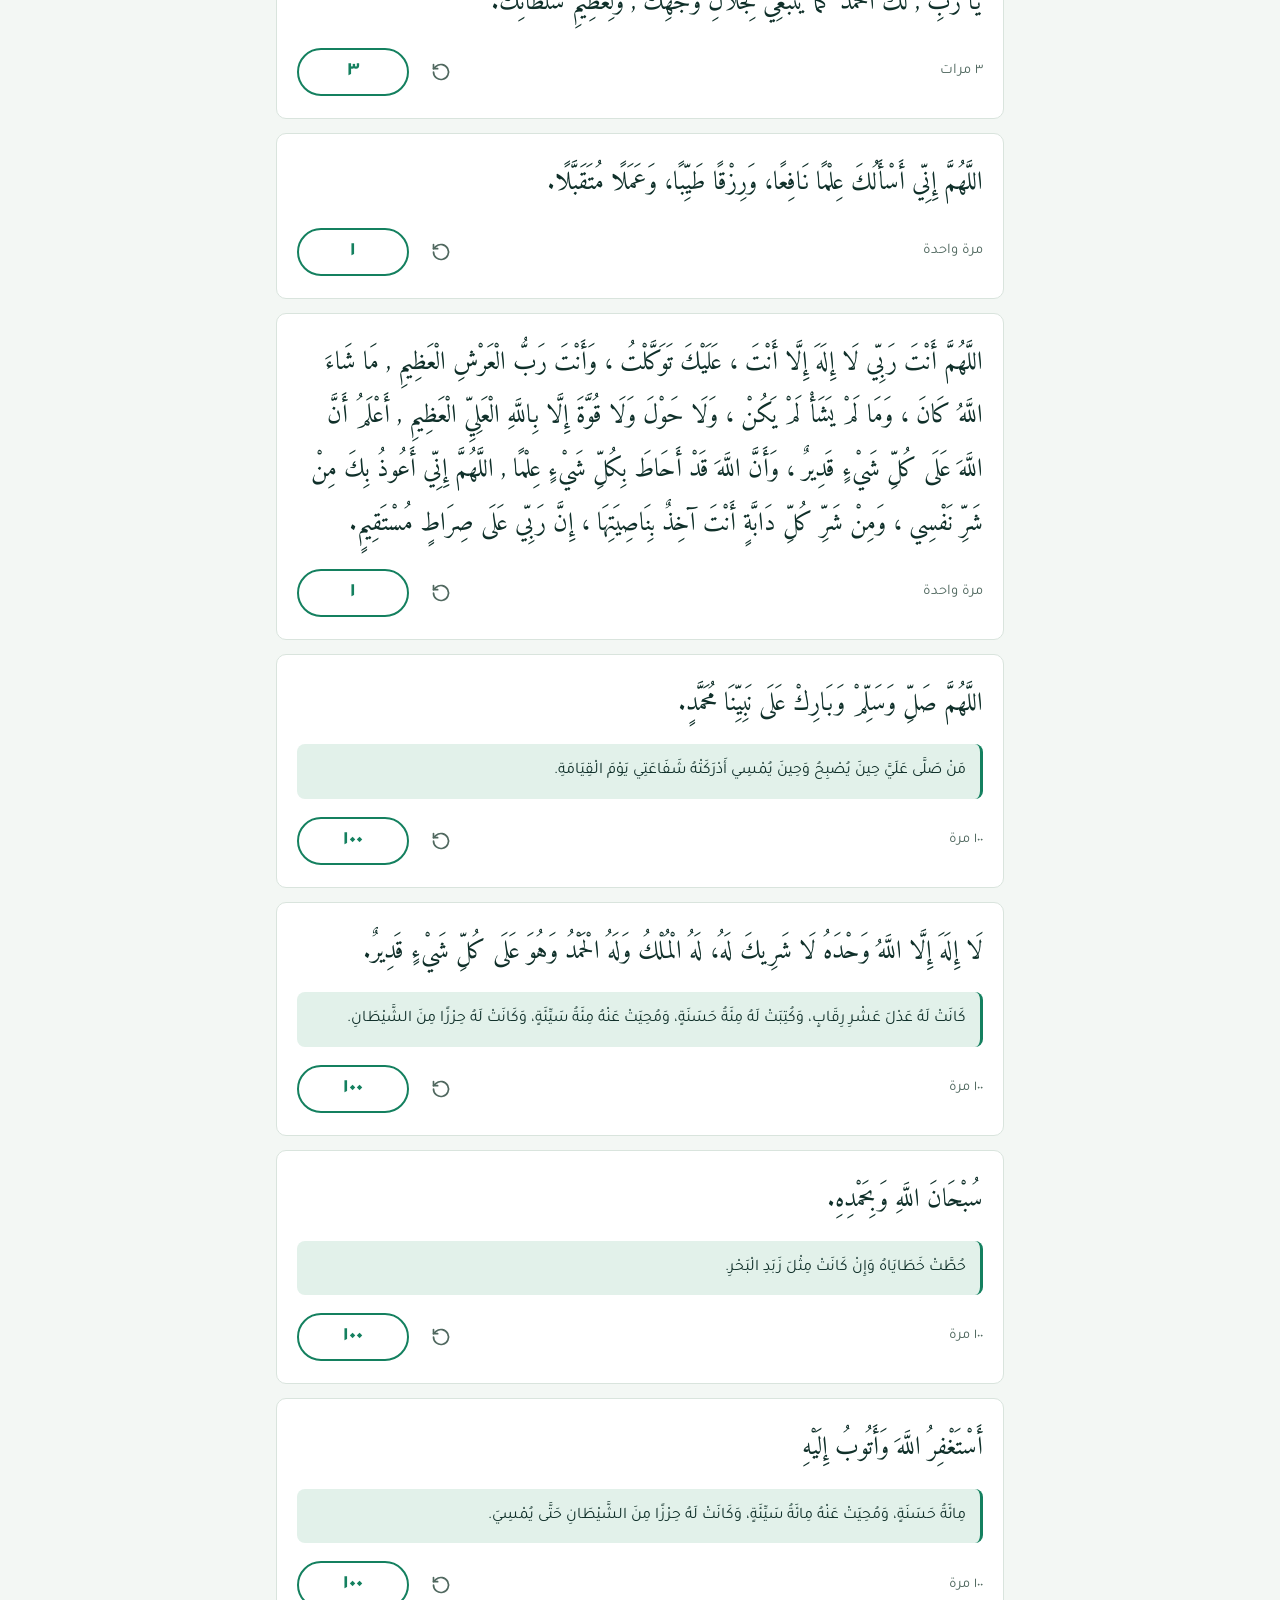
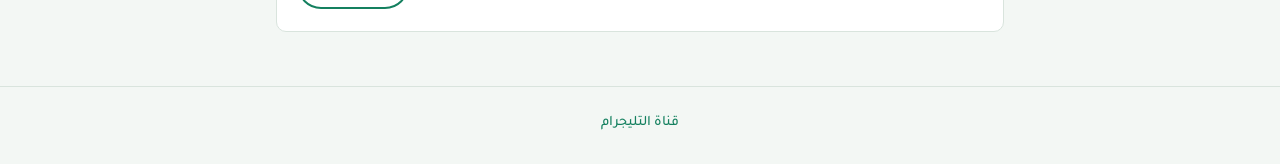
<file: morning.html>
<!DOCTYPE html>
<html lang="ar" dir="rtl">
<head>
<meta charset="UTF-8">
<meta name="viewport" content="width=device-width, initial-scale=1">
<title>أذكار الصباح | الأذكار</title>
<meta name="description" content="أذكار الصباح كاملة مع عدّاد لكل ذكر وفضله.">
<link rel="icon" href="favicon.ico" type="image/x-icon">
<link rel="apple-touch-icon" href="logo.png">
<link rel="manifest" href="manifest.webmanifest">
<link rel="preconnect" href="https://fonts.googleapis.com">
<link rel="preconnect" href="https://fonts.gstatic.com" crossorigin>
<link href="https://fonts.googleapis.com/css2?family=Amiri:wght@400;700&family=Tajawal:wght@400;500;700&display=swap" rel="stylesheet">
<script>(function(){var s=null;try{s=localStorage.getItem('theme')}catch(e){}var d=s?s==='dark':matchMedia('(prefers-color-scheme: dark)').matches;document.documentElement.setAttribute('data-theme',d?'dark':'light')})();</script>
<link rel="stylesheet" href="style.css">
</head>
<body data-page="morning">
<header class="bar"><div class="bar-in">
  <a class="back" href="index.html"><svg viewBox="0 0 24 24" fill="none" stroke="currentColor" stroke-width="2" stroke-linecap="round" stroke-linejoin="round" aria-hidden="true"><path d="M9 18l6-6-6-6"/></svg>الرئيسية</a>
  <h1>أذكار الصباح</h1>
  <button class="icon-btn" id="theme-toggle" type="button" aria-label="تبديل الوضع الليلي"></button>
</div></header>
<main class="wrap">
  <div class="summary"><span>ورد أذكار الصباح</span><span class="count" id="progress-text" aria-live="polite"></span><span class="summary-actions"><button class="link-btn" id="print-btn" type="button">طباعة</button><button class="link-btn" id="reset-all" type="button">إعادة الكل</button></span></div>
  <p class="streak" id="streak" hidden></p>
  <div class="progress" aria-hidden="true"><span id="progress-bar"></span></div>
  <p class="complete" id="complete">تقبّل الله منك، أتممت الورد</p>
  <div id="azkar-container"></div>
</main>
<footer class="footer"><a href="https://t.me/touba_w_azkar" target="_blank" rel="noopener noreferrer">قناة التليجرام</a></footer>
<script src="data/morning.js"></script>
<script src="app.js"></script>
<script src="azkar.js"></script>
</body>
</html>
</file>
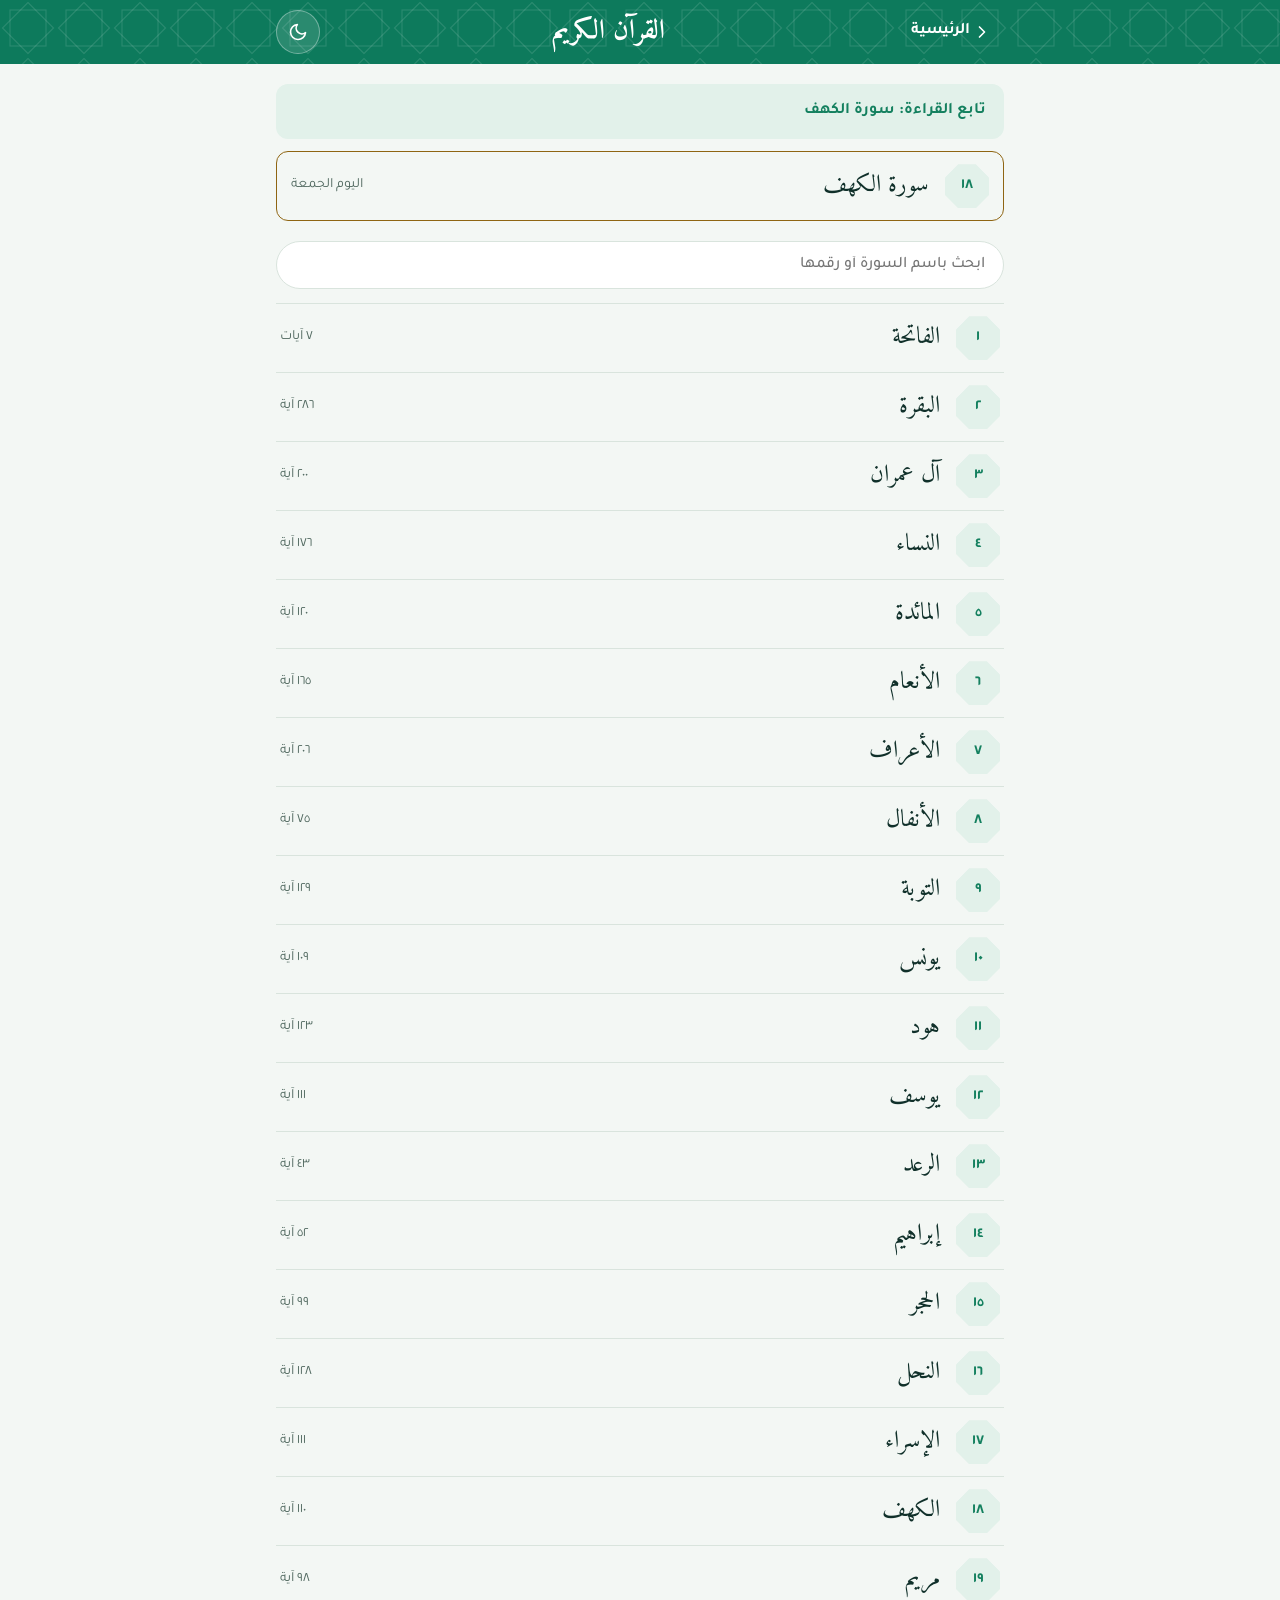
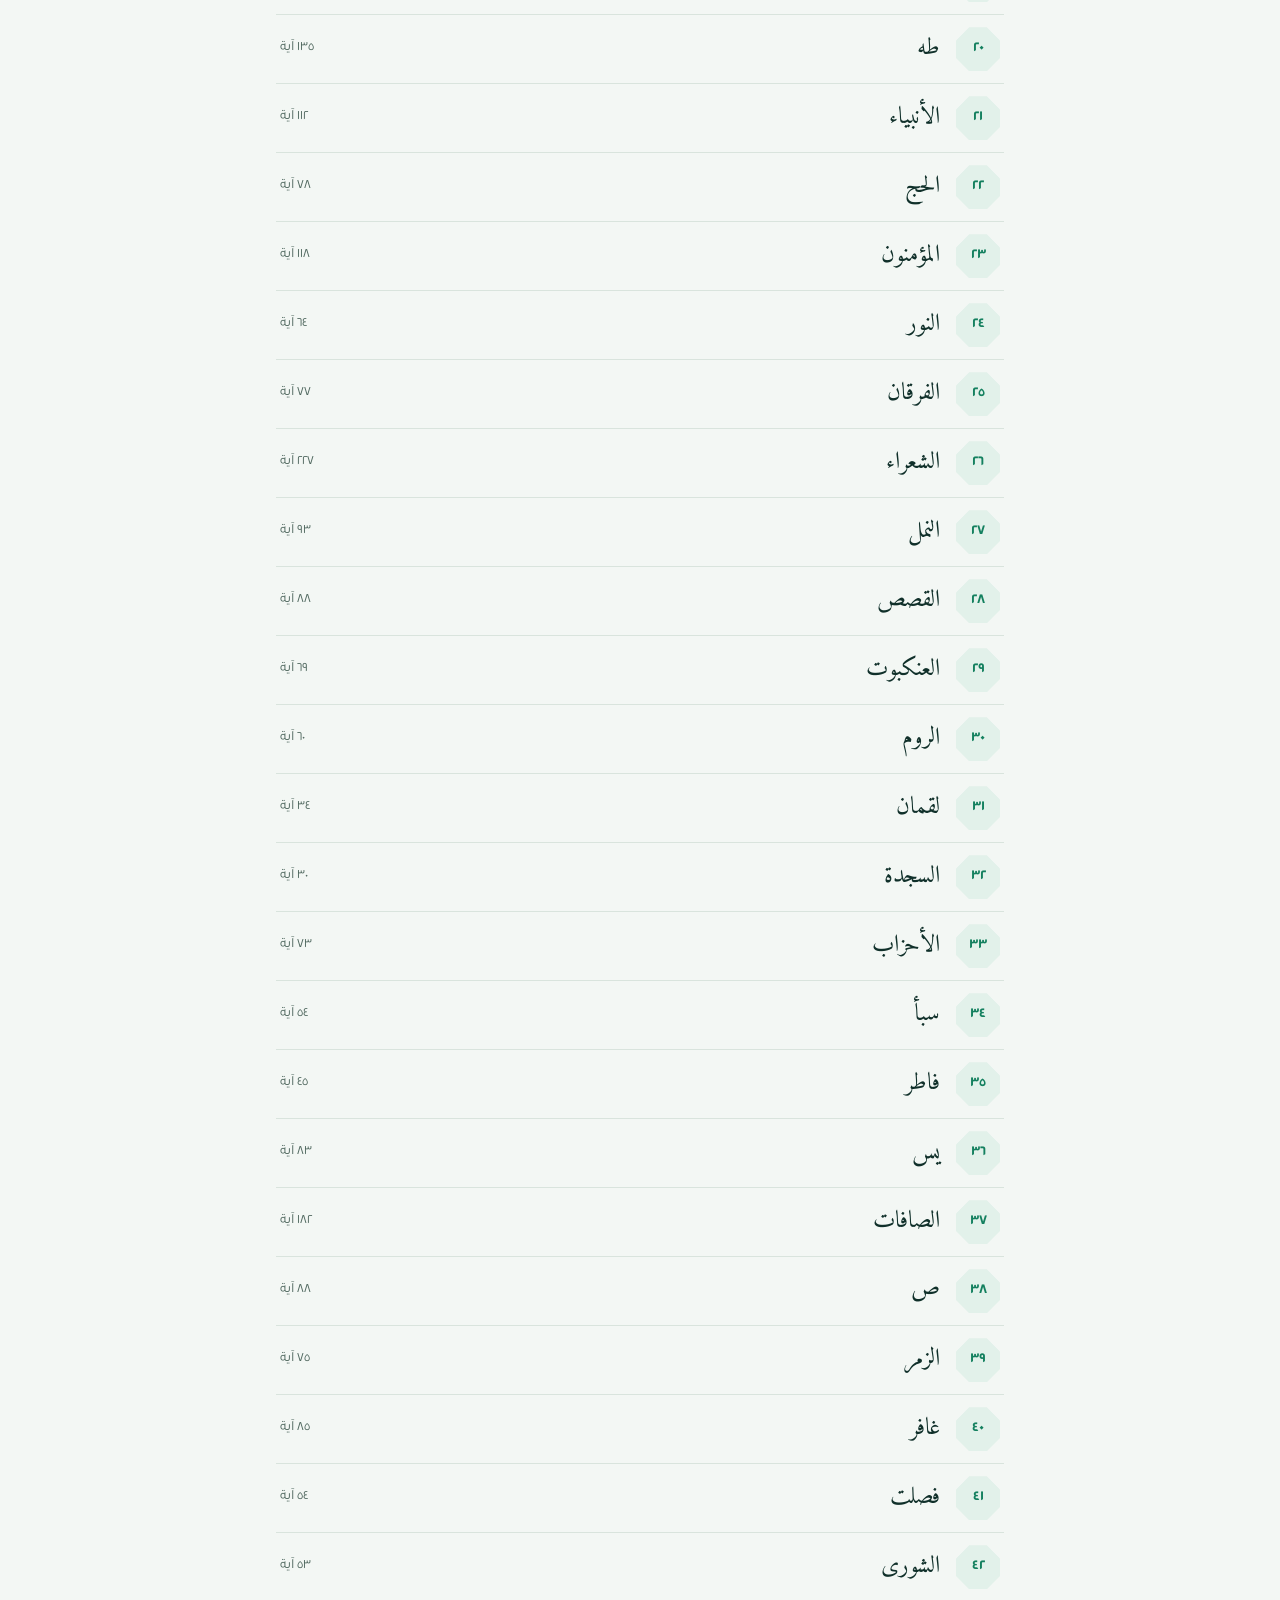
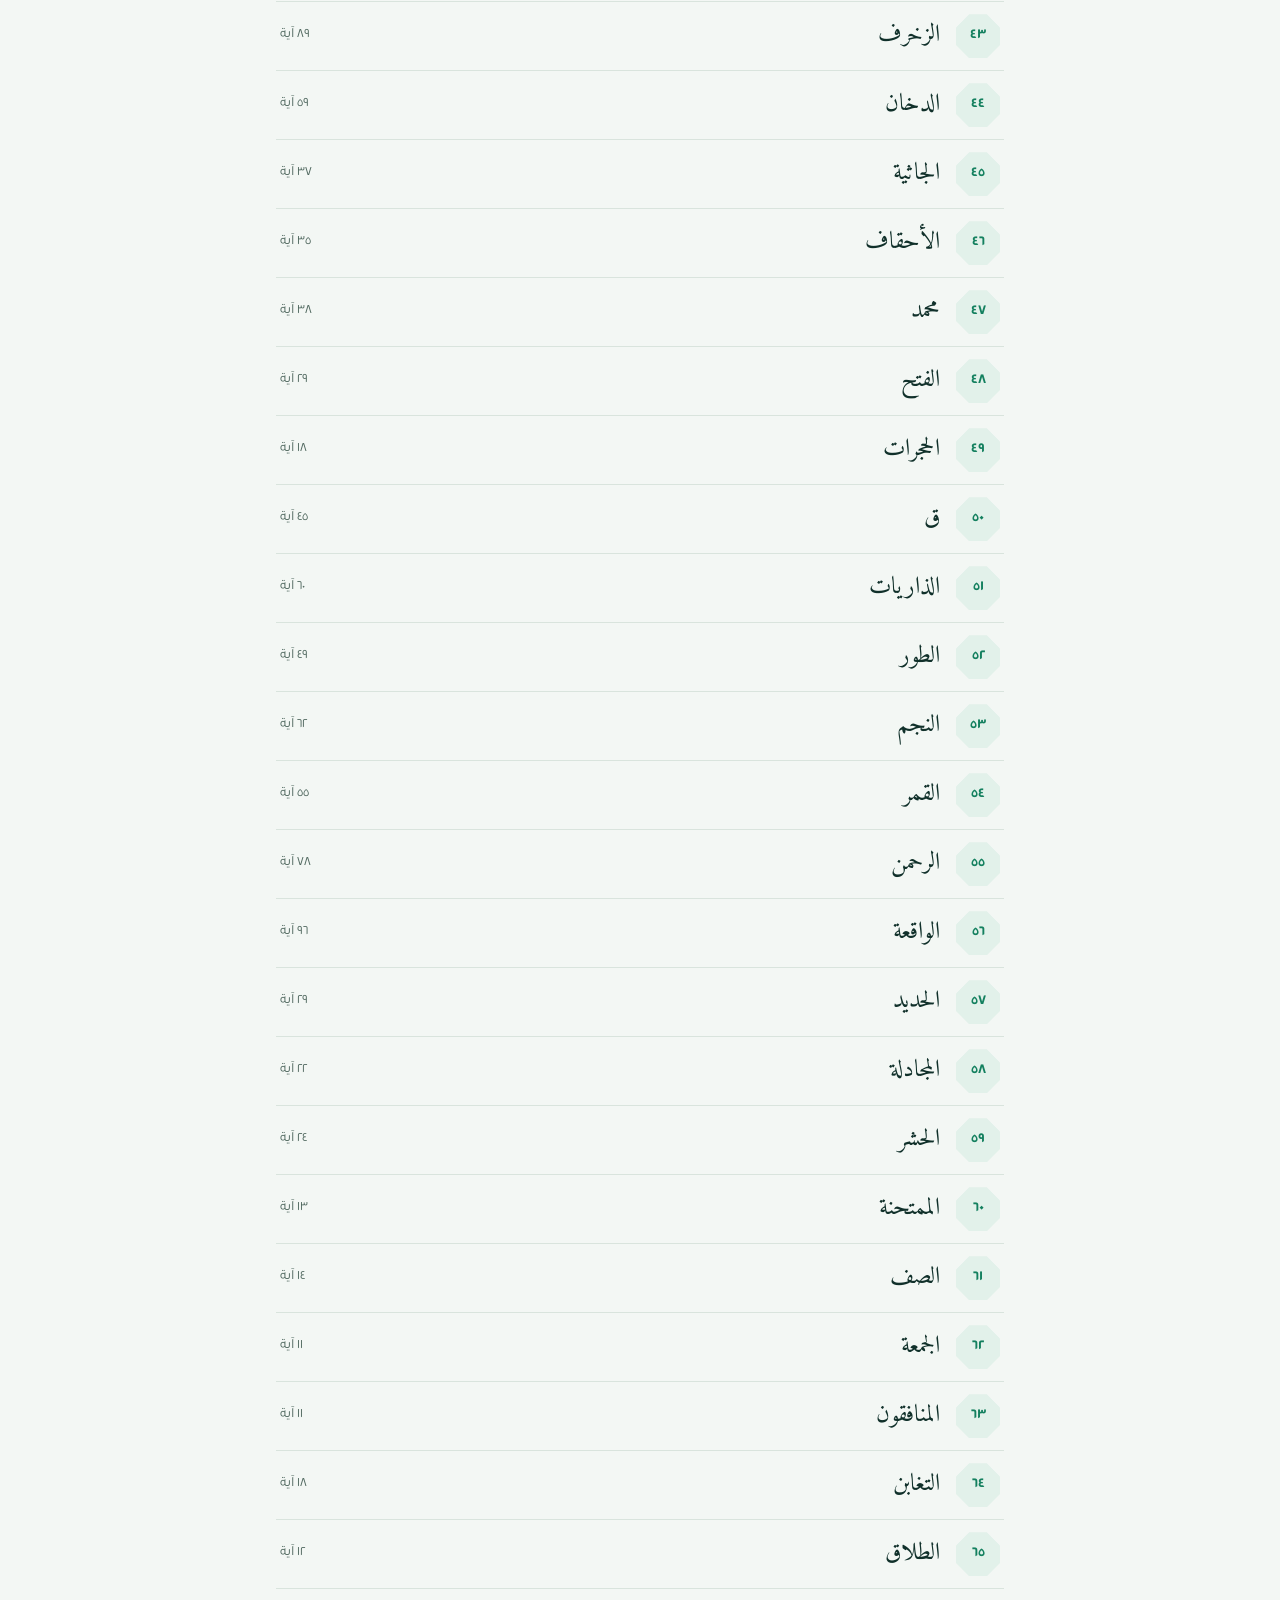
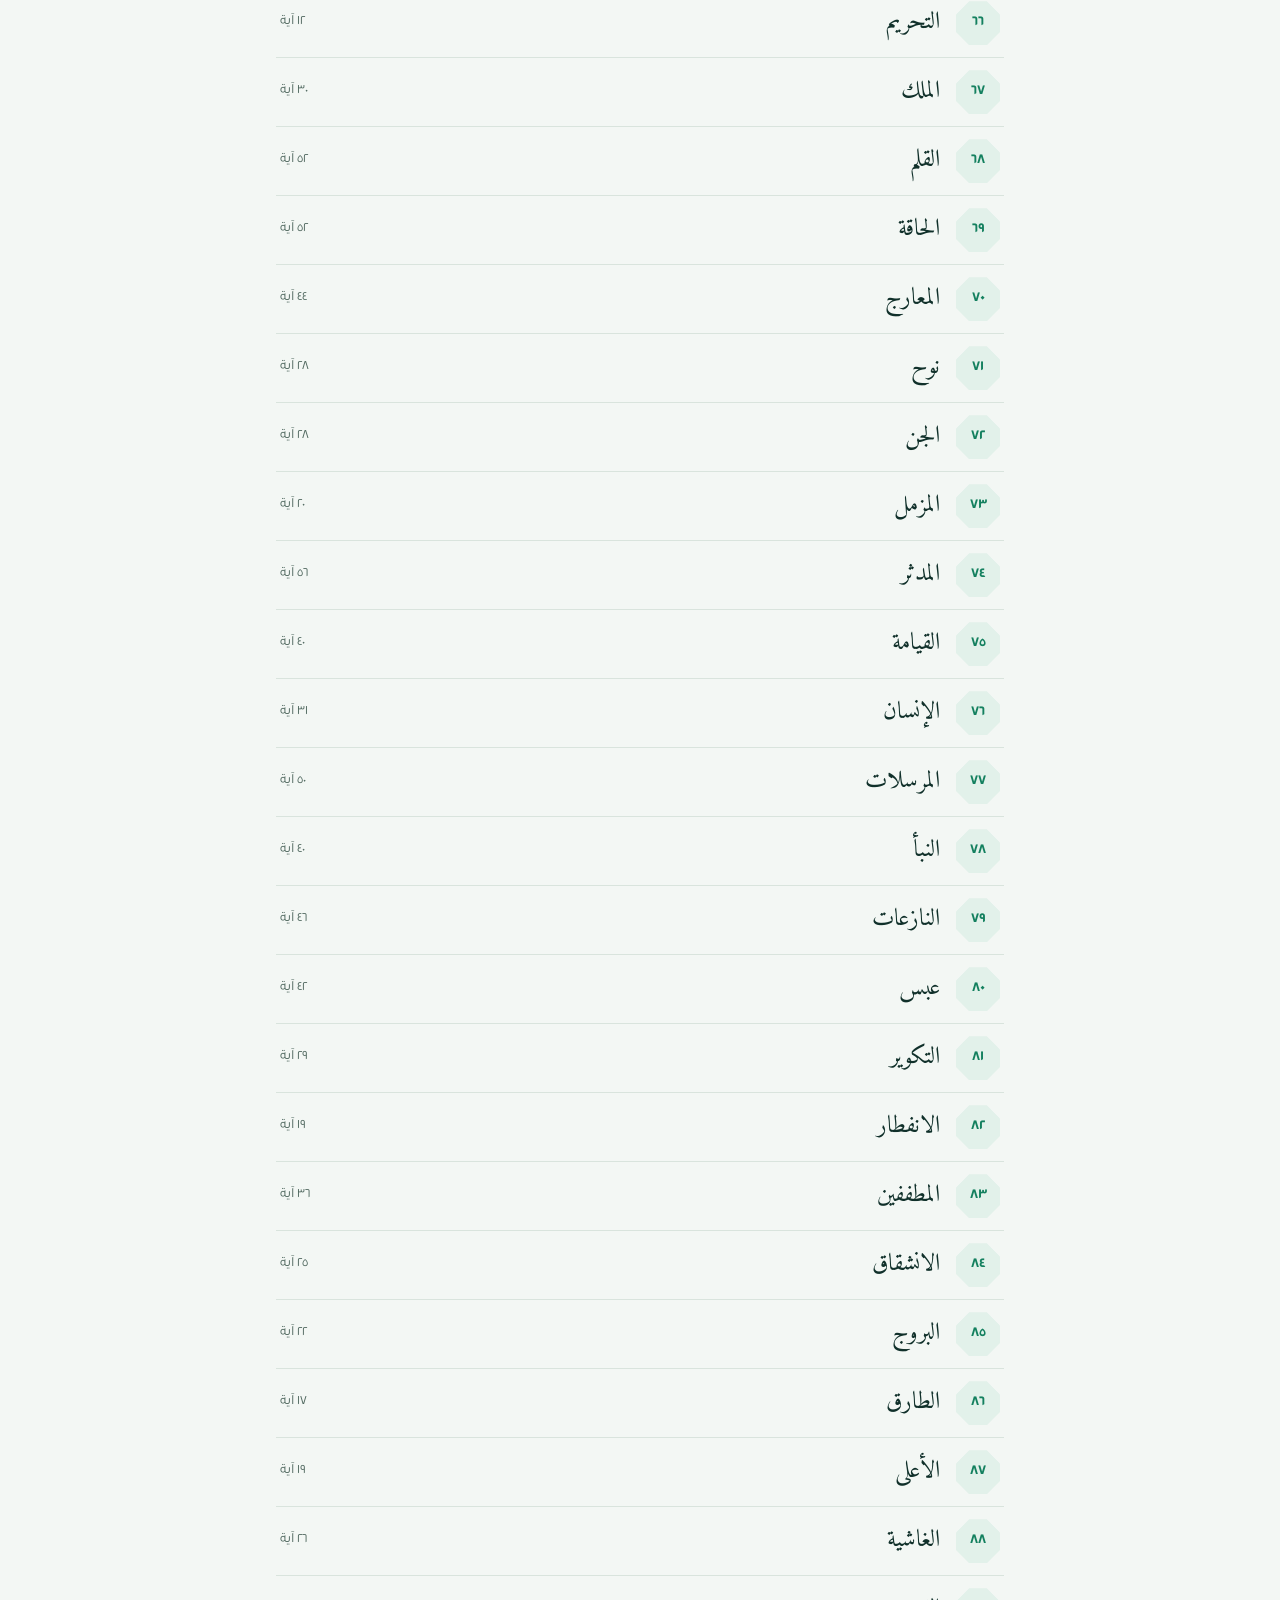
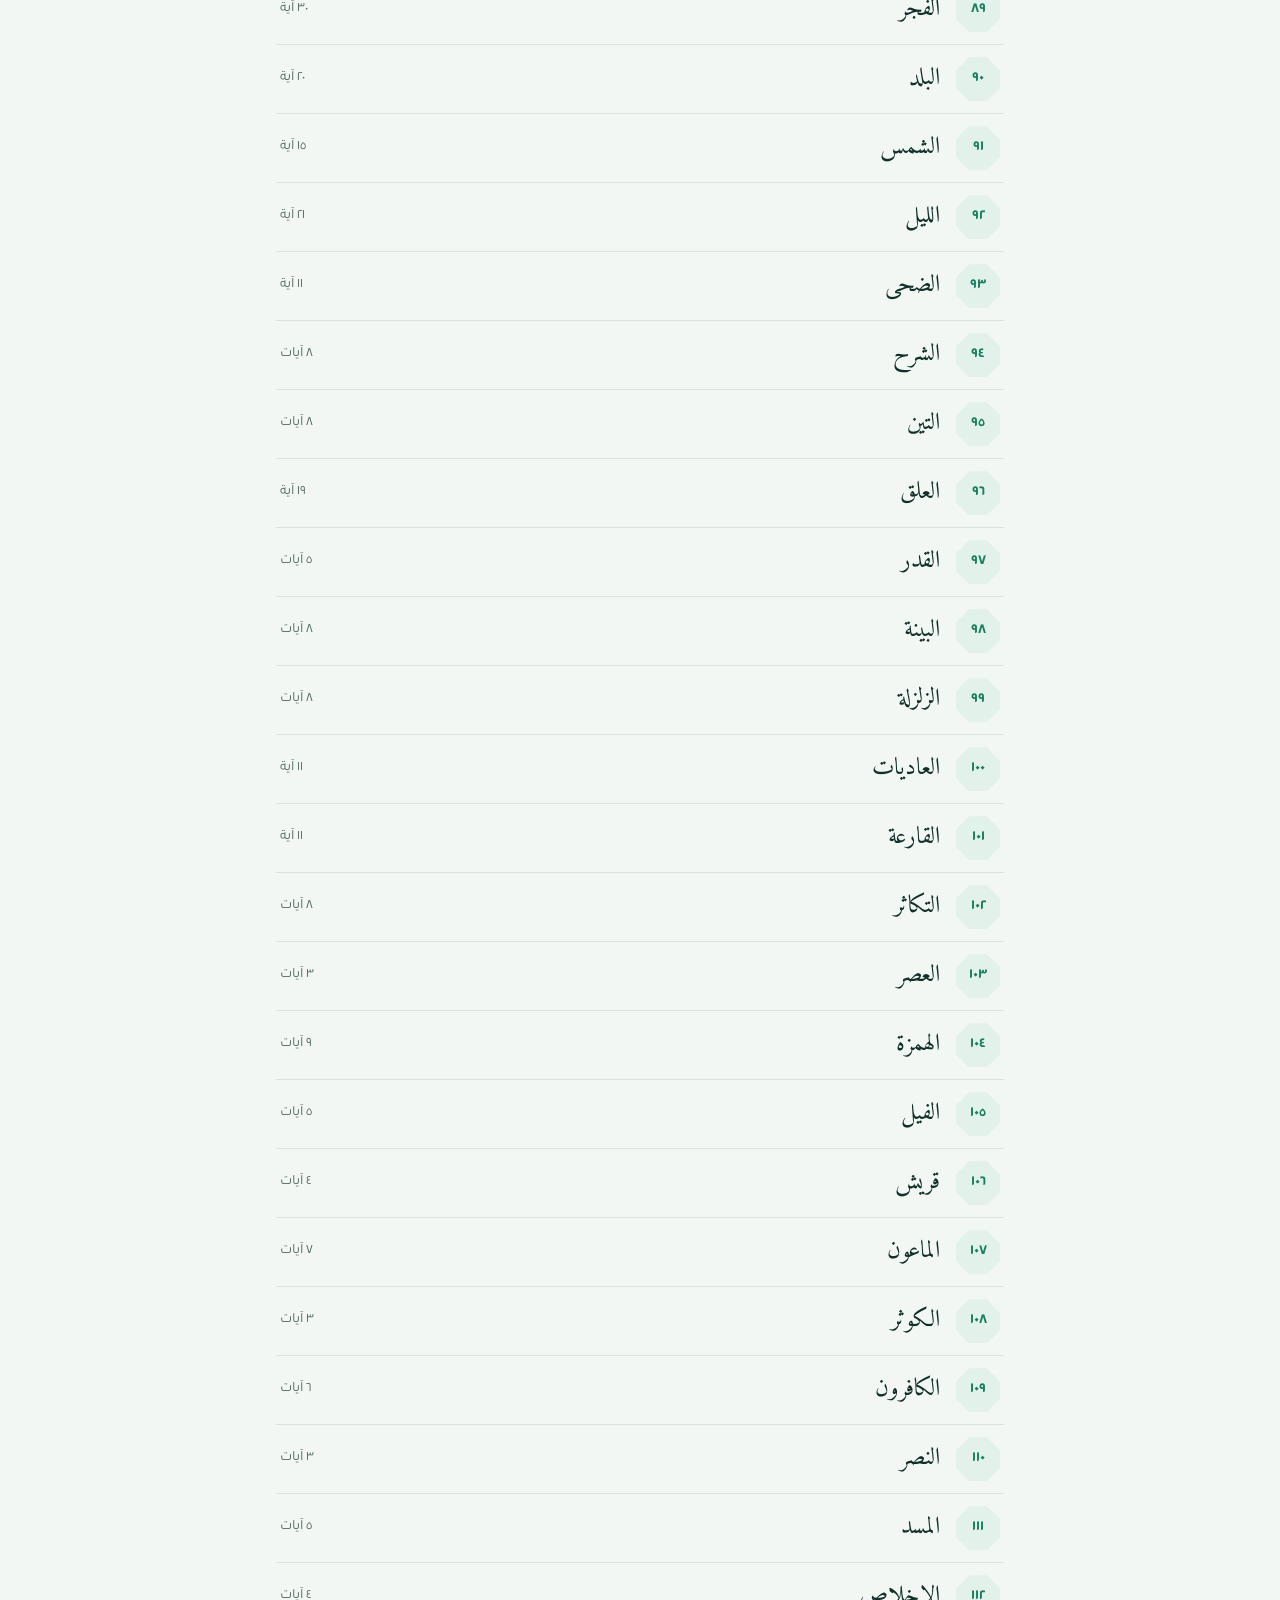
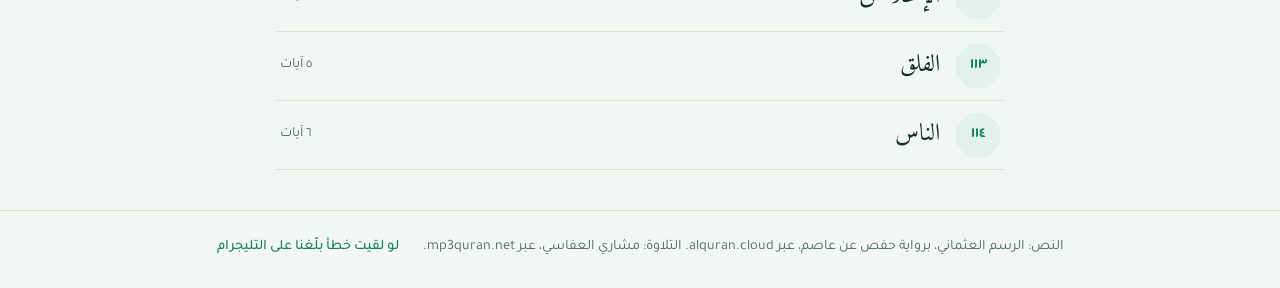
<file: quran.html>
<!DOCTYPE html>
<html lang="ar" dir="rtl">
<head>
<meta charset="UTF-8">
<meta name="viewport" content="width=device-width, initial-scale=1">
<title>القرآن الكريم | الأذكار</title>
<meta name="description" content="القرآن الكريم كامل: فهرس السور، قراءة بخط كبير، وتلاوة بصوت مشاري العفاسي.">
<link rel="icon" href="favicon.ico" type="image/x-icon">
<link rel="apple-touch-icon" href="logo.png">
<link rel="manifest" href="manifest.webmanifest">
<link rel="preconnect" href="https://fonts.googleapis.com">
<link rel="preconnect" href="https://fonts.gstatic.com" crossorigin>
<link href="https://fonts.googleapis.com/css2?family=Amiri:wght@400;700&family=Tajawal:wght@400;500;700&display=swap" rel="stylesheet">
<script>(function(){var s=null;try{s=localStorage.getItem('theme')}catch(e){}var d=s?s==='dark':matchMedia('(prefers-color-scheme: dark)').matches;document.documentElement.setAttribute('data-theme',d?'dark':'light')})();</script>
<link href="https://fonts.googleapis.com/css2?family=Amiri+Quran&display=swap" rel="stylesheet">
<link rel="stylesheet" href="style.css">
</head>
<body data-page="quran">
<header class="bar"><div class="bar-in">
  <a class="back" id="back" href="index.html"><svg viewBox="0 0 24 24" fill="none" stroke="currentColor" stroke-width="2" stroke-linecap="round" stroke-linejoin="round" aria-hidden="true"><path d="M9 18l6-6-6-6"/></svg><span id="back-label">الرئيسية</span></a>
  <h1 id="title">القرآن الكريم</h1>
  <button class="icon-btn" id="theme-toggle" type="button" aria-label="تبديل الوضع الليلي"></button>
</div></header>

<main class="wrap">
  <section id="view-list" hidden>
    <a class="resume" id="resume" href="quran.html" hidden></a>
    <a class="surah pinned" id="pinned" href="quran.html?s=18" hidden><span class="num">١٨</span><span class="s-name">سورة الكهف</span><span class="s-meta">اليوم الجمعة</span></a>
    <label class="visually-hidden" for="search">ابحث عن سورة</label>
    <input class="search" id="search" type="search" placeholder="ابحث باسم السورة أو رقمها" autocomplete="off">
    <ul class="surah-list" id="surah-list"></ul>
    <p class="empty" id="empty" hidden>لا توجد سورة بهذا الاسم</p>
  </section>

  <section id="view-reader" hidden>
    <section class="hadith" id="hadith" aria-label="فضل قراءة سورة الكهف" hidden>
      <p class="hadith-explain">عن أبي سعيد الخدري رضي الله عنه، قال رسول الله ﷺ:</p>
      <p class="hadith-text">«مَنْ قَرَأَ سُورَةَ الْكَهْفِ فِي يَوْمِ الْجُمُعَةِ، أَضَاءَ لَهُ مِنَ النُّورِ مَا بَيْنَ الْجُمُعَتَيْنِ»</p>
      <span class="hadith-source">رواه الحاكم والبيهقي وصححه الألباني</span>
    </section>
    <div class="tools">
      <button class="icon-btn" id="fs-minus" type="button" aria-label="تصغير الخط">أ−</button>
      <button class="icon-btn" id="fs-plus" type="button" aria-label="تكبير الخط">أ+</button>
    </div>
    <div class="mushaf">
      <div class="loader" id="loader" role="status" aria-label="جاري التحميل"></div>
      <div class="quran" id="quran-container"><span class="basmala" id="basmala">بِسْمِ ٱللَّهِ ٱلرَّحْمَٰنِ ٱلرَّحِيمِ</span></div>
    </div>
    <nav class="pager" aria-label="السورة السابقة والتالية">
      <a id="prev" href="quran.html"></a>
      <a id="next" href="quran.html"></a>
    </nav>
    <div class="player"><button id="play-audio-btn" type="button" aria-pressed="false"></button></div>
    <p class="error" id="audio-msg" hidden>تعذّر تحميل التلاوة لهذه السورة الآن. جرّب لاحقًا.</p>
    <audio id="quran-audio" preload="none"></audio>
  </section>
</main>
<footer class="footer"><span>النص: الرسم العثماني، برواية حفص عن عاصم، عبر alquran.cloud. التلاوة: مشاري العفاسي، عبر mp3quran.net.</span><a href="https://t.me/touba_w_azkar" target="_blank" rel="noopener noreferrer">لو لقيت خطأ بلّغنا على التليجرام</a></footer>
<script src="app.js"></script>
<script src="quran.js"></script>
</body>
</html>
</file>
<file: style.css>
:root {
  --bg: #f3f7f4; --surface: #ffffff; --text: #10302a; --muted: #50685f; --border: #d9e4dd;
  --accent: #14805f; --accent-soft: #e2f1ea; --gold: #8f6512;
  --shadow: 0 1px 2px rgba(16,48,42,.06), 0 8px 24px rgba(16,48,42,.06);
  --font-display: 'Amiri', 'Traditional Arabic', serif;
  --font-ui: 'Tajawal', 'Segoe UI', Tahoma, sans-serif;
}
:root[data-theme="dark"] {
  --bg: #0c1613; --surface: #13211c; --text: #e8f0ec; --muted: #9db3a9; --border: #24362f;
  --accent: #4cc39a; --accent-soft: #173128; --gold: #e3b95c;
  --shadow: 0 1px 2px rgba(0,0,0,.4), 0 8px 24px rgba(0,0,0,.35);
}
body[data-page="evening"] { --accent: #3949ab; --accent-soft: #e8eaf6; }
:root[data-theme="dark"] body[data-page="evening"] { --accent: #8c9eff; --accent-soft: #1a2036; }

* { margin: 0; padding: 0; box-sizing: border-box; }
html { -webkit-text-size-adjust: 100%; }
body { min-height: 100vh; display: flex; flex-direction: column; background: var(--bg); color: var(--text); font-family: var(--font-ui); line-height: 1.7; transition: background .25s, color .25s; }
:focus-visible { outline: 3px solid var(--accent); outline-offset: 3px; border-radius: 8px; }
@media (prefers-reduced-motion: reduce) { * { transition: none !important; animation: none !important; } }

/* أزرار مشتركة */
.icon-btn { width: 44px; height: 44px; flex: none; display: grid; place-items: center; background: var(--surface); color: var(--text); border: 1px solid var(--border); border-radius: 50%; cursor: pointer; transition: border-color .2s, color .2s; }
.icon-btn:hover { border-color: var(--accent); color: var(--accent); }
.icon-btn svg { width: 20px; height: 20px; }
.icon-sun { display: none; }
:root[data-theme="dark"] .icon-sun { display: block; }
:root[data-theme="dark"] .icon-moon { display: none; }

.footer { display: flex; justify-content: center; flex-wrap: wrap; gap: 8px 24px; padding: 24px 20px 28px; border-top: 1px solid var(--border); color: var(--muted); font-size: .9rem; }
.footer a { color: var(--accent); text-decoration: none; font-weight: 500; }
.footer a:hover { text-decoration: underline; }

/* الصفحة الرئيسية */
.page { width: 100%; max-width: 560px; margin: 0 auto; padding: 20px 20px 0; flex: 1; }
.topbar { display: flex; align-items: center; justify-content: space-between; gap: 12px; min-height: 44px; }
.date { color: var(--muted); font-size: .95rem; }
.hero { text-align: center; padding: 28px 0 32px; }
.logo { display: block; margin: 0 auto 16px; border-radius: 22px; box-shadow: var(--shadow); }
.hero h1 { font-family: var(--font-display); font-size: clamp(2.6rem, 11vw, 3.6rem); line-height: 1.2; font-weight: 700; }
.verse { font-family: var(--font-display); color: var(--gold); font-size: 1.35rem; margin-top: 10px; }
.sections { list-style: none; display: grid; gap: 12px; }
.row { display: flex; align-items: center; gap: 16px; padding: 18px; text-decoration: none; color: inherit; background: var(--surface); border: 1px solid var(--border); border-radius: 14px; box-shadow: var(--shadow); transition: border-color .2s, transform .2s; }
.row:hover { border-color: var(--accent); }
.row:active { transform: scale(.99); }
.row-icon { flex: none; width: 48px; height: 48px; display: grid; place-items: center; border-radius: 12px; background: var(--accent-soft); color: var(--accent); }
.row-icon svg { width: 26px; height: 26px; }
.row-body { flex: 1; min-width: 0; }
.row-title { font-size: 1.2rem; font-weight: 700; display: flex; align-items: center; gap: 8px; flex-wrap: wrap; }
.row-desc { display: block; color: var(--muted); font-size: .92rem; }
.row-arrow { flex: none; width: 20px; height: 20px; color: var(--muted); }
.now { font-size: .75rem; font-weight: 500; padding: 1px 10px; border-radius: 999px; background: var(--accent); color: var(--bg); }
.hadith { margin: 36px 0 32px; padding: 4px 20px 4px 0; border-inline-start: 3px solid var(--gold); }
.hadith h2 { font-size: 1rem; font-weight: 700; color: var(--gold); margin-bottom: 8px; }
.hadith-text { font-family: var(--font-display); font-size: 1.55rem; line-height: 2; }
.hadith-explain { color: var(--muted); font-size: .98rem; margin-top: 6px; }
.hadith-source { display: block; margin-top: 10px; font-size: .88rem; color: var(--accent); font-weight: 500; }

/* الصفحات الداخلية */
.bar { position: sticky; top: 0; z-index: 10; background: var(--bg); border-bottom: 1px solid var(--border); }
.bar-in { max-width: 760px; margin: 0 auto; padding: 10px 16px; display: flex; align-items: center; gap: 12px; }
.back { display: inline-flex; align-items: center; gap: 2px; min-height: 44px; padding: 0 12px 0 14px; border-radius: 999px; color: var(--accent); text-decoration: none; font-weight: 700; }
.back:hover { background: var(--accent-soft); }
.back svg { width: 20px; height: 20px; }
.bar h1 { flex: 1; text-align: center; font-family: var(--font-display); font-size: 1.7rem; line-height: 1.3; }
.wrap { width: 100%; max-width: 760px; margin: 0 auto; padding: 20px 16px 40px; flex: 1; }

.summary { display: flex; justify-content: space-between; align-items: center; gap: 12px; font-weight: 700; }
.summary .count { color: var(--accent); }
.link-btn { background: none; border: 0; color: var(--muted); font: 500 .9rem var(--font-ui); cursor: pointer; padding: 6px 10px; border-radius: 8px; }
.link-btn:hover { color: var(--accent); }
.progress { height: 6px; border-radius: 99px; background: var(--border); overflow: hidden; margin: 10px 0 20px; }
.progress span { display: block; height: 100%; width: 0; background: var(--accent); transition: width .3s; }
.complete { display: none; text-align: center; padding: 18px; margin-bottom: 14px; border-radius: 14px; background: var(--accent-soft); color: var(--accent); font-family: var(--font-display); font-size: 1.5rem; }
.complete.show { display: block; }

.card { background: var(--surface); border: 1px solid var(--border); border-radius: 14px; padding: 22px 20px; margin-bottom: 14px; box-shadow: var(--shadow); transition: opacity .2s, border-color .2s; }
.card.done { opacity: .6; border-color: var(--accent); }
.zekr { font-family: var(--font-display); font-size: 1.6rem; line-height: 2.1; }
.fadl { margin-top: 14px; padding: 12px 14px; border-inline-start: 3px solid var(--accent); background: var(--accent-soft); border-radius: 8px; font-size: 1rem; line-height: 1.9; }
.counter { display: flex; align-items: center; justify-content: space-between; gap: 12px; margin-top: 18px; }
.rep { color: var(--muted); font-size: .92rem; }
.controls { display: flex; align-items: center; gap: 10px; }
.reset { width: 44px; height: 44px; display: grid; place-items: center; background: none; border: 0; border-radius: 50%; color: var(--muted); cursor: pointer; }
.reset:hover { background: var(--accent-soft); color: var(--accent); }
.reset svg { width: 20px; height: 20px; }
.tap { min-width: 112px; min-height: 48px; padding: 0 24px; border-radius: 999px; border: 2px solid var(--accent); background: transparent; color: var(--accent); font: 700 1.3rem var(--font-ui); cursor: pointer; transition: background .15s, color .15s, transform .1s; }
.tap:active:not(:disabled) { transform: scale(.96); }
.tap:disabled { background: var(--accent); color: var(--bg); cursor: default; }
.tap svg { width: 22px; height: 22px; vertical-align: middle; }

/* سورة الكهف */
.mushaf { background: var(--surface); border: 1px solid var(--border); border-radius: 14px; padding: 32px 22px; box-shadow: var(--shadow); }
.quran { font-family: var(--font-display); font-size: 1.85rem; line-height: 2.4; text-align: justify; text-align-last: center; }
.basmala { display: block; text-align: center; font-family: var(--font-display); font-size: 1.9rem; color: var(--gold); margin-bottom: 24px; }
.ayah-no { color: var(--accent); font-size: 1.15rem; font-family: var(--font-ui); }
.loader { width: 36px; height: 36px; margin: 40px auto; border: 4px solid var(--border); border-top-color: var(--accent); border-radius: 50%; animation: spin 1s linear infinite; }
@keyframes spin { to { transform: rotate(360deg); } }
.error { font-family: var(--font-ui); font-size: 1rem; line-height: 1.8; text-align: center; text-align-last: center; color: var(--muted); }
.error .tap { margin-top: 14px; }
.player { position: sticky; bottom: 16px; display: flex; justify-content: center; margin-top: 20px; }
.player button { display: inline-flex; align-items: center; gap: 10px; min-height: 52px; padding: 0 28px; border: 0; border-radius: 999px; background: var(--accent); color: var(--bg); font: 700 1.05rem var(--font-ui); box-shadow: var(--shadow); cursor: pointer; }
.player svg { width: 20px; height: 20px; }

/* هوية الموقع: مستوحاة من لوجو التطبيق */
:root { --band: #0d7a5c; --shadow: none; }
:root[data-theme="dark"] { --band: #0f2d25; --shadow: none; }
body[data-page="evening"] { --band: #2c3a8c; }
:root[data-theme="dark"] body[data-page="evening"] { --band: #171c40; }
.band, .bar {
  background-color: var(--band); color: #fff; border-bottom: 0;
  background-image: url("data:image/svg+xml,%3Csvg xmlns='http://www.w3.org/2000/svg' width='56' height='56' viewBox='0 0 56 56'%3E%3Cg fill='none' stroke='%23fff' stroke-opacity='.13'%3E%3Crect x='10' y='10' width='36' height='36'/%3E%3Crect x='10' y='10' width='36' height='36' transform='rotate(45 28 28)'/%3E%3C/g%3E%3C/svg%3E");
}
.band-in { max-width: 560px; margin: 0 auto; padding: 20px 20px 36px; }
.band .date { color: rgba(255,255,255,.8); }
.band .hero { padding: 20px 0 0; }
.band .hero h1 { color: #fff; }
.band .verse { color: #f3dca3; }
.logo { box-shadow: none; border-radius: 20px; }
.band .icon-btn, .bar .icon-btn { background: rgba(255,255,255,.12); border-color: rgba(255,255,255,.35); color: #fff; }
.band .icon-btn:hover, .bar .icon-btn:hover { background: rgba(255,255,255,.22); color: #fff; }
.bar .back, .bar h1 { color: #fff; }
.bar .back:hover { background: rgba(255,255,255,.15); }

/* قائمة مسطحة بدل الكروت */
.page { padding-top: 12px; }
.sections { gap: 0; }
.row { background: none; border: 0; border-bottom: 1px solid var(--border); border-radius: 0; padding: 22px 4px; }
.row:hover { background: var(--accent-soft); }
.row-title { font-family: var(--font-display); font-size: 1.9rem; line-height: 1.4; }
.card, .mushaf { border-radius: 10px; }
.now { background: none; color: var(--accent); border: 1px solid var(--accent); padding: 0 10px; }

/* القرآن الكريم */
[hidden] { display: none !important; }
.visually-hidden { position: absolute; width: 1px; height: 1px; overflow: hidden; clip: rect(0 0 0 0); white-space: nowrap; }
.search { width: 100%; min-height: 48px; padding: 0 18px; margin: 6px 0 14px; border: 1px solid var(--border); border-radius: 999px; background: var(--surface); color: var(--text); font: 500 1rem var(--font-ui); }
.search:focus-visible { outline: 3px solid var(--accent); outline-offset: 2px; }
.resume { display: block; padding: 14px 18px; margin-bottom: 12px; border-radius: 12px; background: var(--accent-soft); color: var(--accent); font-weight: 700; text-decoration: none; }
.surah-list { list-style: none; border-top: 1px solid var(--border); }
.surah { display: flex; align-items: center; gap: 16px; padding: 12px 4px; border-bottom: 1px solid var(--border); color: inherit; text-decoration: none; }
.surah:hover .s-name { color: var(--accent); }
.num { flex: none; width: 44px; height: 44px; display: grid; place-items: center; background: var(--accent-soft); color: var(--accent); font-weight: 700; font-size: .95rem; clip-path: polygon(30% 0, 70% 0, 100% 30%, 100% 70%, 70% 100%, 30% 100%, 0 70%, 0 30%); }
.s-name { flex: 1; font-family: var(--font-display); font-size: 1.5rem; line-height: 1.4; }
.s-meta { color: var(--muted); font-size: .88rem; }
.surah.pinned { margin-bottom: 14px; padding: 12px 14px; border: 1px solid var(--gold); border-radius: 12px; }
.empty { text-align: center; color: var(--muted); padding: 24px; }
.tools { display: flex; justify-content: flex-end; gap: 8px; margin-bottom: 12px; }
.tools .icon-btn { font: 700 1rem var(--font-ui); }
.pager { display: flex; justify-content: space-between; gap: 12px; margin-top: 18px; }
.pager a { flex: 1; padding: 12px 16px; text-align: center; border: 1px solid var(--border); border-radius: 12px; background: var(--surface); color: var(--accent); font-weight: 700; text-decoration: none; }
.pager a[aria-disabled="true"] { visibility: hidden; }
.quran { font-size: var(--q-size, 1.85rem); }
[data-page="quran"] .quran, [data-page="quran"] .basmala { font-family: 'Amiri Quran', var(--font-display); }

/* دفعة 2: مواقيت وسلسلة وطباعة */
.summary-actions { display: flex; gap: 4px; }
.streak { margin: 8px 0 -4px; padding: 8px 12px; border-radius: 10px; background: var(--accent-soft); color: var(--accent); font-weight: 700; font-size: .95rem; }
.streaks { display: flex; justify-content: center; flex-wrap: wrap; gap: 8px; margin: -12px 0 18px; }
.streaks .chip { padding: 4px 14px; border-radius: 999px; background: var(--accent-soft); color: var(--accent); font-size: .9rem; font-weight: 700; }
.mw-city { display: flex; align-items: center; gap: 12px; margin-bottom: 16px; font-weight: 700; }
.mw-city select { flex: 1; min-height: 44px; padding: 0 14px; border: 1px solid var(--border); border-radius: 12px; background: var(--surface); color: var(--text); font: 500 1rem var(--font-ui); }
.mw-next { text-align: center; padding: 22px 16px; margin-bottom: 18px; border-radius: 14px; background: var(--accent-soft); }
.mw-next .label { color: var(--muted); }
.mw-next .name { font-family: var(--font-display); font-size: 2.3rem; line-height: 1.3; color: var(--accent); }
.mw-next .count { font-size: 2.6rem; font-weight: 700; direction: ltr; unicode-bidi: isolate; letter-spacing: 1px; }
.mw-list { list-style: none; border-top: 1px solid var(--border); }
.mw-row { display: flex; justify-content: space-between; padding: 14px 8px; border-bottom: 1px solid var(--border); font-size: 1.15rem; }
.mw-row.past { color: var(--muted); }
.mw-row.next { background: var(--accent-soft); color: var(--accent); font-weight: 700; }
.mw-note { margin-top: 14px; color: var(--muted); font-size: .88rem; text-align: center; }

@media print {
  :root, :root[data-theme="dark"] { --bg: #fff; --surface: #fff; --text: #000; --muted: #333; --border: #999; --accent: #000; --accent-soft: #fff; --gold: #000; }
  @page { size: A4; margin: 14mm; }
  body { background: #fff; color: #000; display: block; }
  .back, .icon-btn, .footer, .progress, .summary-actions, .streak, .complete, .summary .count, .counter .controls { display: none !important; }
  .bar { position: static; border: 0; background: none; }
  .bar-in { padding: 0 0 6mm; }
  .bar h1 { font-size: 26pt; }
  .wrap { max-width: none; padding: 0; }
  .summary { font-size: 12pt; font-weight: 400; margin-bottom: 4mm; }
  .card, .card.done { box-shadow: none; border: 0; border-bottom: 1px solid #999; border-radius: 0; padding: 5mm 0; opacity: 1; break-inside: avoid; }
  * { transition: none !important; }
  .zekr { font-size: 18pt; line-height: 1.9; }
  .fadl { font-size: 11pt; background: none; border-inline-start: 2px solid #000; }
  .counter { margin-top: 2mm; }
  .rep { color: #000; font-size: 12pt; font-weight: 700; }
}
</file>
